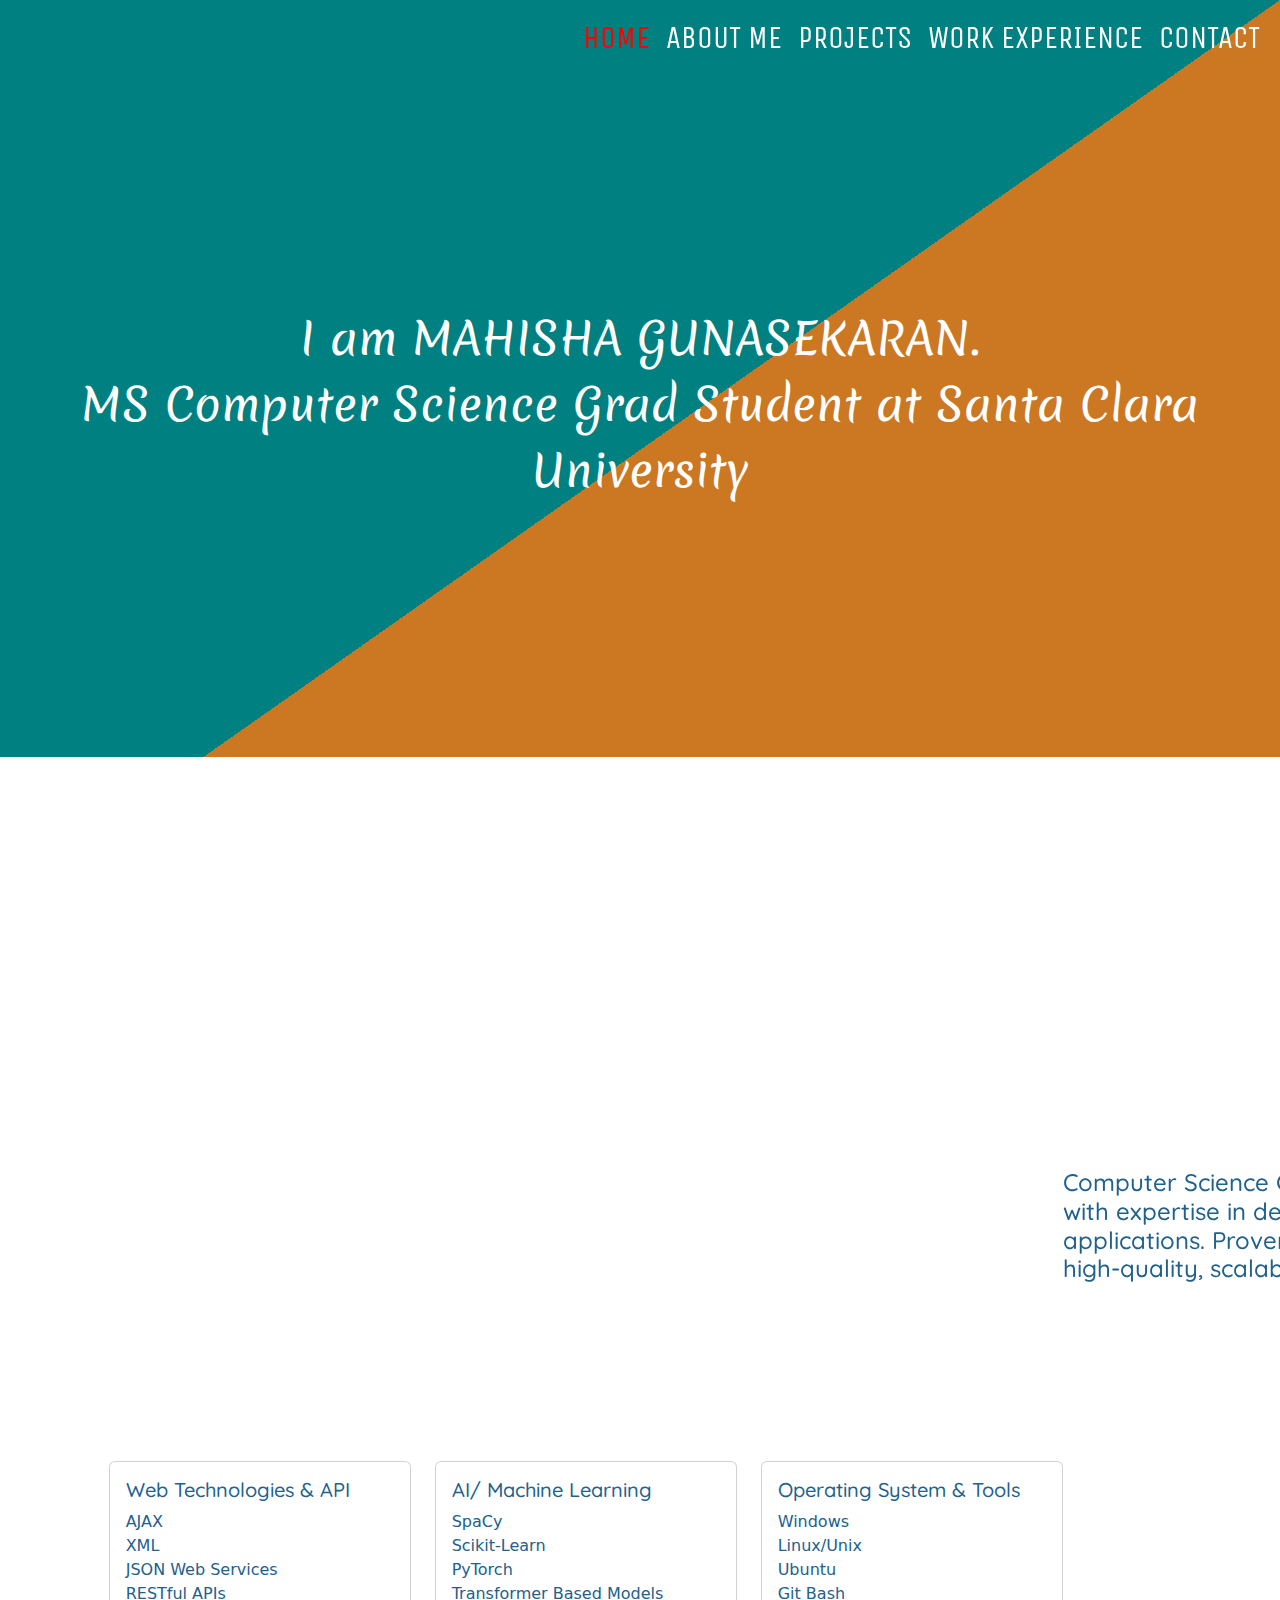
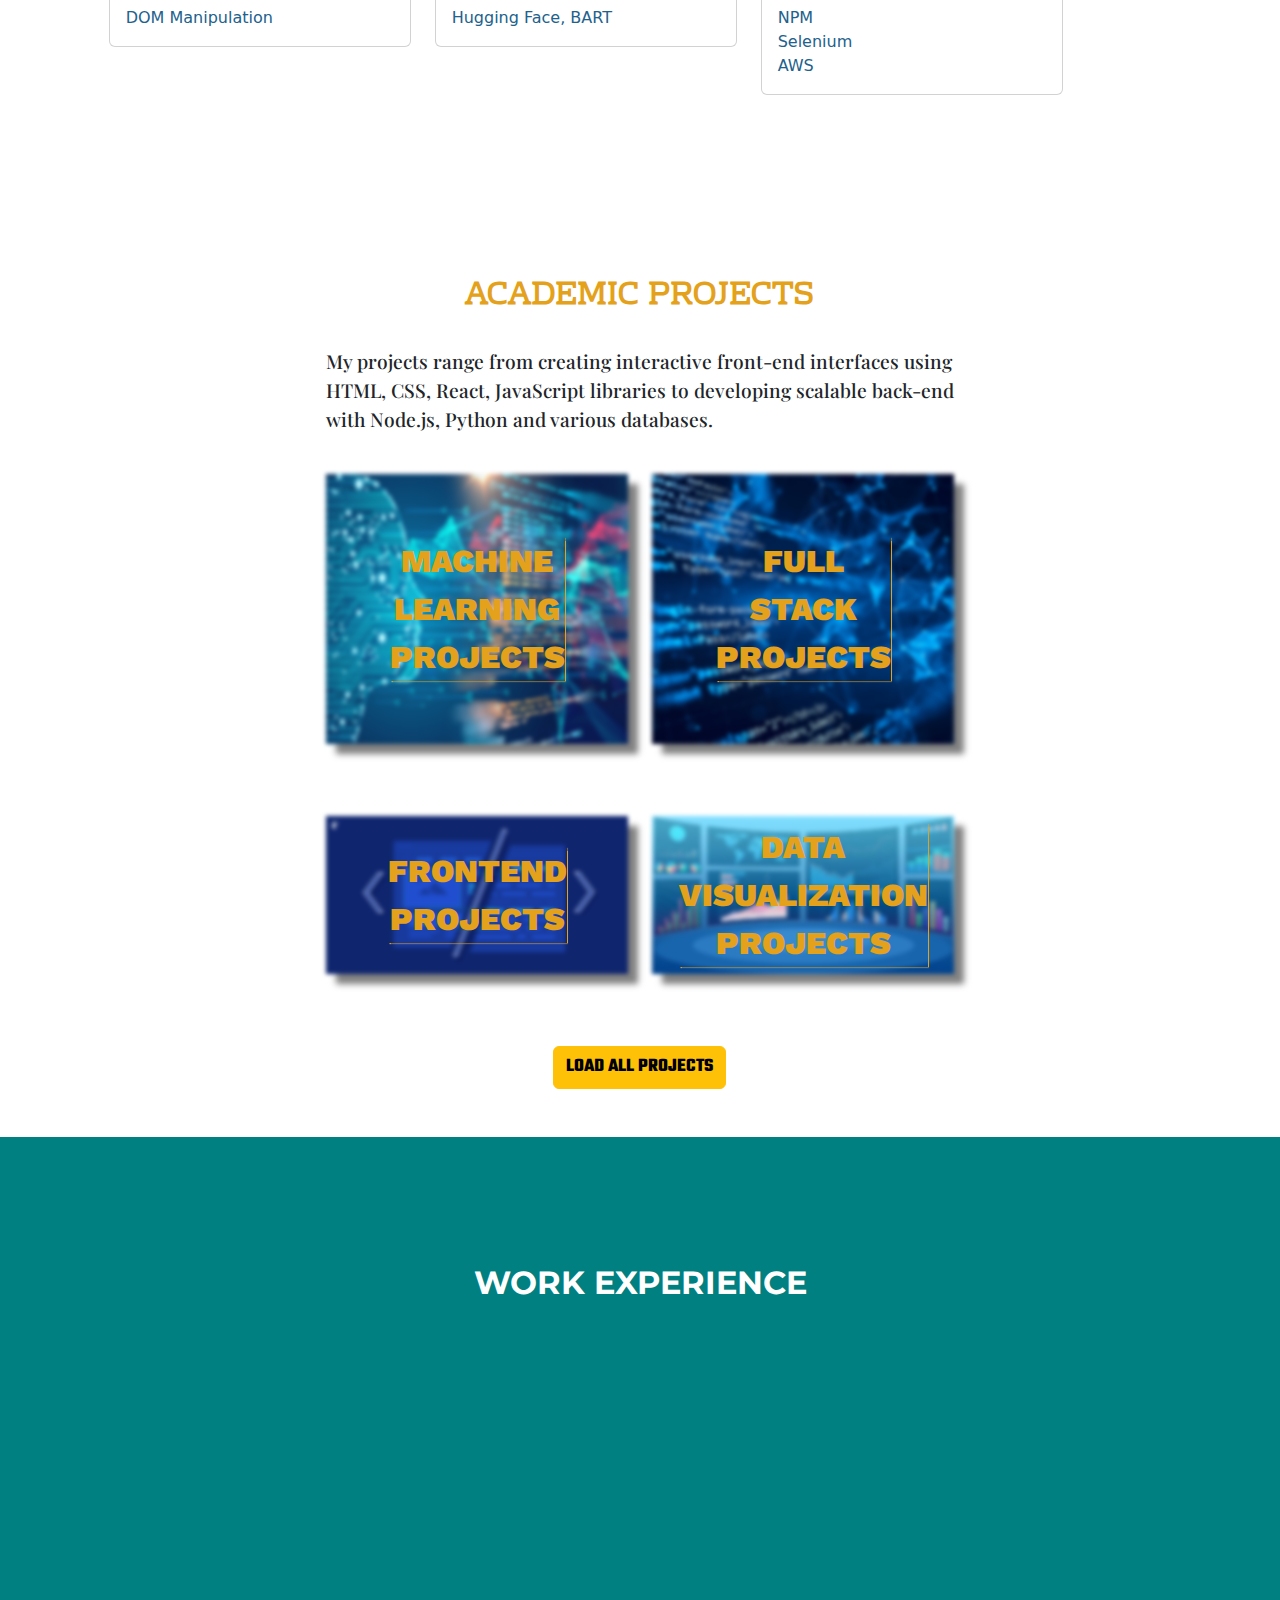
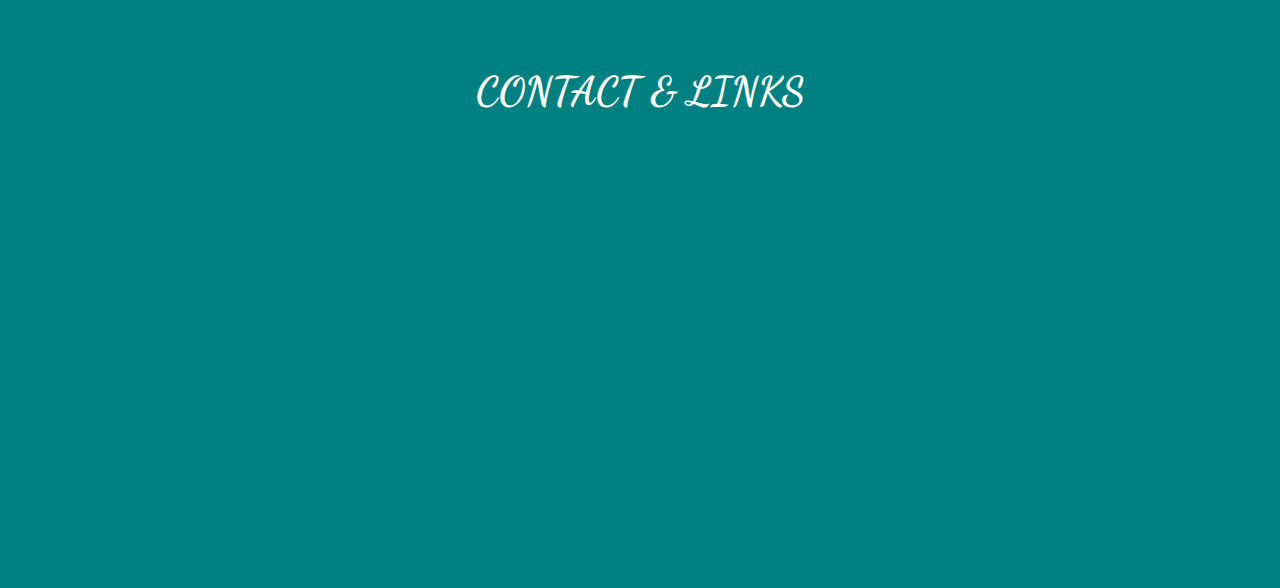
<file: index.html>
<!doctype html>
<html lang="en">

<head>
  <!-- Required meta tags -->
  <meta charset="utf-8">
  <!-- <meta name="viewport" content="width=device-width, initial-scale=1"> -->
  <meta name="viewport" content="width=device-width, initial-scale=1, maximum-scale=1, user-scalable=0" />

  <!-- Bootstrap CSS -->
  <!-- <link href="https://cdn.jsdelivr.net/npm/bootstrap@5.0.0-beta1/dist/css/bootstrap.min.css" rel="stylesheet" integrity="sha384-giJF6kkoqNQ00vy+HMDP7azOuL0xtbfIcaT9wjKHr8RbDVddVHyTfAAsrekwKmP1" crossorigin="anonymous"> -->

  <!-- <link rel="stylesheet" href="https://stackpath.bootstrapcdn.com/bootstrap/4.4.1/css/bootstrap.min.css"
    integrity="sha384-Vkoo8x4CGsO3+Hhxv8T/Q5PaXtkKtu6ug5TOeNV6gBiFeWPGFN9MuhOf23Q9Ifjh" crossorigin="anonymous">
  <link rel="stylesheet" href="https://cdnjs.cloudflare.com/ajax/libs/font-awesome/4.7.0/css/font-awesome.min.css"> -->
  <!-- Font Awesome -->
  <link rel="stylesheet" href="https://use.fontawesome.com/releases/v5.7.0/css/all.css"
    integrity="sha384-lZN37f5QGtY3VHgisS14W3ExzMWZxybE1SJSEsQp9S+oqd12jhcu+A56Ebc1zFSJ" crossorigin="anonymous">
  <!-- <link rel="stylesheet" type="text/css"
        href="https://stackpath.bootstrapcdn.com/font-awesome/4.7.0/css/font-awesome.min.css" /> -->

  <!-- Google Fonts -->
  <link href="https://fonts.googleapis.com/css?family=Quicksand&display=swap" rel="stylesheet">
  <link href="https://fonts.googleapis.com/css?family=Anton&display=swap" rel="stylesheet">
  <link href="https://fonts.googleapis.com/css?family=Anton|Lobster&display=swap" rel="stylesheet">
  <link href="https://fonts.googleapis.com/css?family=Anton|Lobster|Shadows+Into+Light&display=swap" rel="stylesheet">
  <link rel="preconnect" href="https://fonts.gstatic.com">
  <link href="https://fonts.googleapis.com/css2?family=Unica+One&display=swap" rel="stylesheet">
  <link rel="preconnect" href="https://fonts.gstatic.com">
  <link href="https://fonts.googleapis.com/css2?family=Merienda&display=swap" rel="stylesheet">
  <!-- Google Font for role -->
  <link rel="preconnect" href="https://fonts.googleapis.com">
  <link rel="preconnect" href="https://fonts.gstatic.com" crossorigin>
  <link
    href="https://fonts.googleapis.com/css2?family=Lexend:wght@100..900&family=Montserrat:ital,wght@0,100..900;1,100..900&family=Noto+Sans+JP:wght@100..900&family=Noto+Sans+KR:wght@100..900&family=Oswald:wght@200..700&display=swap"
    rel="stylesheet">
  <!-- Google Font for company Name -->
  <link rel="preconnect" href="https://fonts.googleapis.com">
  <link rel="preconnect" href="https://fonts.gstatic.com" crossorigin>
  <link
    href="https://fonts.googleapis.com/css2?family=Lexend:wght@100..900&family=Montserrat:ital,wght@0,100..900;1,100..900&family=Noto+Sans+JP:wght@100..900&family=Noto+Sans+KR:wght@100..900&family=Oswald:wght@200..700&family=Poppins:ital,wght@0,100;0,200;0,300;0,400;0,500;0,600;0,700;0,800;0,900;1,100;1,200;1,300;1,400;1,500;1,600;1,700;1,800;1,900&display=swap"
    rel="stylesheet">
  <!-- Google Font for job description -->
  <link rel="preconnect" href="https://fonts.googleapis.com">
  <link rel="preconnect" href="https://fonts.gstatic.com" crossorigin>
  <link
    href="https://fonts.googleapis.com/css2?family=Lexend:wght@100..900&family=Montserrat:ital,wght@0,100..900;1,100..900&family=Nanum+Myeongjo&family=Noto+Sans+JP:wght@100..900&family=Noto+Sans+KR:wght@100..900&family=Oswald:wght@200..700&family=Poppins:ital,wght@0,100;0,200;0,300;0,400;0,500;0,600;0,700;0,800;0,900;1,100;1,200;1,300;1,400;1,500;1,600;1,700;1,800;1,900&display=swap"
    rel="stylesheet">
  <!-- Google Font for Get in Touch -->
  <link rel="preconnect" href="https://fonts.googleapis.com">
  <link rel="preconnect" href="https://fonts.gstatic.com" crossorigin>
  <link
    href="https://fonts.googleapis.com/css2?family=Dancing+Script:wght@400..700&family=Lexend:wght@100..900&family=Montserrat:ital,wght@0,100..900;1,100..900&family=Nanum+Myeongjo&family=Noto+Sans+JP:wght@100..900&family=Noto+Sans+KR:wght@100..900&family=Oswald:wght@200..700&family=Poppins:ital,wght@0,100;0,200;0,300;0,400;0,500;0,600;0,700;0,800;0,900;1,100;1,200;1,300;1,400;1,500;1,600;1,700;1,800;1,900&display=swap"
    rel="stylesheet">
  <!-- Google font for contact -->
  <link rel="preconnect" href="https://fonts.googleapis.com">
  <link rel="preconnect" href="https://fonts.gstatic.com" crossorigin>
  <link
    href="https://fonts.googleapis.com/css2?family=Dancing+Script:wght@400..700&family=Edu+AU+VIC+WA+NT+Hand:wght@400..700&family=Lexend:wght@100..900&family=Montserrat:ital,wght@0,100..900;1,100..900&family=Nanum+Myeongjo&family=Noto+Sans+JP:wght@100..900&family=Noto+Sans+KR:wght@100..900&family=Oswald:wght@200..700&family=Poppins:ital,wght@0,100;0,200;0,300;0,400;0,500;0,600;0,700;0,800;0,900;1,100;1,200;1,300;1,400;1,500;1,600;1,700;1,800;1,900&display=swap"
    rel="stylesheet">
  <!-- Google font for load project button -->
  <link rel="preconnect" href="https://fonts.googleapis.com">
  <link rel="preconnect" href="https://fonts.gstatic.com" crossorigin>
  <link href="https://fonts.googleapis.com/css2?family=Bebas+Neue&family=Teko:wght@300..700&display=swap"
    rel="stylesheet">

  <!-- Google font for general project title -->
  <link rel="preconnect" href="https://fonts.googleapis.com">
  <link rel="preconnect" href="https://fonts.gstatic.com" crossorigin>
  <link href="https://fonts.googleapis.com/css2?family=Work+Sans:ital,wght@0,100..900;1,100..900&display=swap"
    rel="stylesheet">

  <!-- Google font for project general heading -->
  <link rel="preconnect" href="https://fonts.googleapis.com">
  <link rel="preconnect" href="https://fonts.gstatic.com" crossorigin>
  <link href="https://fonts.googleapis.com/css2?family=Rhodium+Libre&display=swap" rel="stylesheet">
  <!-- Google fonts for project summary-->
  <link rel="preconnect" href="https://fonts.googleapis.com">
  <link rel="preconnect" href="https://fonts.gstatic.com" crossorigin>
  <link href="https://fonts.googleapis.com/css2?family=Playfair+Display:ital,wght@0,400..900;1,400..900&display=swap"
    rel="stylesheet">
  <!-- Compiled and minified CSS -->
  <!-- <link rel="stylesheet" href="https://cdnjs.cloudflare.com/ajax/libs/materialize/1.0.0/css/materialize.min.css">
      Compiled and minified JavaScript 
      <script src="https://cdnjs.cloudflare.com/ajax/libs/materialize/1.0.0/js/materialize.min.js"></script> -->
  <!-- New Bootstrap Links -->
  <link rel="stylesheet" href="https://cdn.jsdelivr.net/npm/bootstrap@5.0.2/dist/css/bootstrap.min.css" />

  <!-- Bootstrap Font Icon CSS -->
  <link rel="stylesheet" href="https://cdn.jsdelivr.net/npm/bootstrap-icons@1.5.0/font/bootstrap-icons.css" />

  <!-- Animation CSS -->
  <link rel="stylesheet" href="https://cdnjs.cloudflare.com/ajax/libs/animate.css/3.7.2/animate.min.css">
  <link rel="stylesheet" href="https://cdnjs.cloudflare.com/ajax/libs/animate.css/4.1.1/animate.min.css" />
  <!-- Animation on scroll -->
  <link href="https://unpkg.com/aos@2.3.1/dist/aos.css" rel="stylesheet">
  <link href="https://cdn.jsdelivr.net/npm/bootstrap@5.0.0-beta1/dist/css/bootstrap.min.css" rel="stylesheet"
    integrity="sha384-giJF6kkoqNQ00vy+HMDP7azOuL0xtbfIcaT9wjKHr8RbDVddVHyTfAAsrekwKmP1" crossorigin="anonymous">
  <link rel="shortcut icon" href="assets/images/0.jpg" />
  <link rel="stylesheet" href="assets/css/style.css">
  <title>Mahisha Gunasekaran</title>
</head>

<body>
  <!-- Optional JavaScript -->
  <!-- jQuery first, then Popper.js, then Bootstrap JS -->
  <script src="https://code.jquery.com/jquery-3.4.1.slim.min.js"
    integrity="sha384-J6qa4849blE2+poT4WnyKhv5vZF5SrPo0iEjwBvKU7imGFAV0wwj1yYfoRSJoZ+n"
    crossorigin="anonymous"></script>
  <script src="https://cdn.jsdelivr.net/npm/popper.js@1.16.0/dist/umd/popper.min.js"
    integrity="sha384-Q6E9RHvbIyZFJoft+2mJbHaEWldlvI9IOYy5n3zV9zzTtmI3UksdQRVvoxMfooAo"
    crossorigin="anonymous"></script>
  <script src="https://stackpath.bootstrapcdn.com/bootstrap/4.4.1/js/bootstrap.min.js"
    integrity="sha384-wfSDF2E50Y2D1uUdj0O3uMBJnjuUD4Ih7YwaYd1iqfktj0Uod8GCExl3Og8ifwB6"
    crossorigin="anonymous"></script>
  <!-- Header -->
  <div id="home">
    <header>
      <nav class="navbar fixed-top navbar-expand-lg">
        <div class="container-fluid">
          <button class="navbar-toggler ms-auto" type="button" data-bs-toggle="collapse"
            data-bs-target="#navbarSupportedContent" aria-controls="navbarSupportedContent" aria-expanded="false"
            aria-label="Toggle navigation">
            <i class="fas fa-bars"></i>
          </button>
          <div class="collapse navbar-collapse" id="navbarSupportedContent">
            <ul class="navbar-nav ms-auto mb-2 mb-lg-0 navfont">
              <li class="nav-item">
                <a class="nav-link active navbtn" aria-current="page" id="navHome" data-nav="home" href="#">HOME</a>
              </li>
              <li class="nav-item">
                <a class="nav-link navbtn" aria-current="page" id="navAbout" data-nav="about" href="#about">ABOUT ME</a>
              </li>
              <li class="nav-item">
                <a class="nav-link navbtn" aria-current="page" id="navProjects" data-nav="projects"
                  href="portfolio.html" target="_blank">PROJECTS</a>
              </li>
              <li class="nav-item">
                <a class="nav-link navbtn" aria-current="page" id="navWork" data-nav="work" href="#workExperience">WORK
                  EXPERIENCE</a>
              </li>
              <li class="nav-item">
                <a class="nav-link navbtn" aria-current="page" id="navContact" data-nav="contact"
                  href="#contact">CONTACT</a>
              </li>
            </ul>
          </div>
        </div>
      </nav>
    </header>

    <div class="row">
      <div class="col-12 col-sm-12 col-md-12 col-lg-12 col-xl-12">
        <div class="headerContent">
          I am MAHISHA GUNASEKARAN.<br>
          MS Computer Science Grad Student at Santa Clara University
        </div>
        <div class="scroll">
          <a class="scroll-link" href="#about">
            <i class="fas fa-chevron-down fa-3x animate__animated animate__bounce animate__infinite"
              style="color: red"></i>
          </a>
        </div>
      </div>
    </div>
    <!-- </div> -->


    <!-- <div class="scroll">
      <a class="scroll-link" href="#about">
        <i class="fas fa-chevron-down fa-3x" style="color: red"></i>
      </a>
    </div> -->
  </div>
  <div id="about">
    <br><br><br><br><br><br>
    <img src="assets/images/0.jpg" alt="mahi" id="profile" data-aos="fade-down" data-aos-duration="1000"
      data-aos-easing="ease-in-out" data-aos-mirror="true" data-aos-once="false" data-aos-anchor-placement="top-center">
    <br><br><br>
    <!-- Text -->
    <div class="row">
      <div class="col-2 col-sm-2 col-md-2 col-lg-2 col-xl-2"></div>
      <div class="col-8 col-sm-8 col-md-8 col-lg-8 col-xl-8">
        <div class="text" data-aos="slide-left" data-aos-duration="1000">
          <h4 class="summary">Computer Science Grad student skilled in JavaScript, Java, and Python, with
            expertise in developing full-stack and machine learning-driven web applications. Proven ability to
            collaborate with diverse teams to deliver high-quality, scalable software solutions.</h4>
          <br><br>
          <!-- <hr class="animated zoomIn delay-3s"> -->
          <div class="hl" data-aos="zoom-in" data-aos-duration="1000"></div>
          <br><br>
        </div>
      </div>
      <div class="col-2 col-sm-2 col-md-2 col-lg-2 col-xl-2"></div>
    </div>
    <!-- Description -->
    <!-- <div class="row">
      <div class="col-2 col-sm-2 col-md-2 col-lg-2 col-xl-2"></div>
      <div class="col-4 col-sm-4 col-md-4 col-lg-4 col-xl-4 text-center">
        About me
        <div data-aos="slide-up" data-aos-duration="1000">
          <i class="fas fa-solid fa-hand-point-right"></i>
          <button class="btn btn-info btnTxt shadow-lg p-3 mb-5 rounded learn hvr-shutter-in-horizontal" type="button"
            data-toggle="collapse" data-target="#skillset" aria-expanded="false" aria-controls="multiCollapseExample2"
            data-learn1="one">
            <h5 class="heading text-light"><i class="fas fa-cogs icon text-light"></i>
              Skills 
              <i class="fas fa-angle-down"></i>
            </h5>
          </button>
        </div>
        <button type="button" class="btn btn-info btnTxt shadow-lg p-3 mb-5 rounded">Learn More</button> -->
    <!-- <button class="btn btn-info btnTxt shadow-lg p-3 mb-5 rounded learn" type="button" data-toggle="collapse"
                data-target="#skillset" aria-expanded="false" aria-controls="multiCollapseExample2" data-learn1="one"
                id="learnOne">Learn More</button>
      </div> -->
    <!-- Vertical Line -->

    <!-- <div class="vl"></div> -->
    <!-- Contact Me -->
    <!-- <div class="col-4 col-sm-4 col-md-4 col-lg-4 col-xl-4 text-center">
        <div data-aos="slide-up" data-aos-duration="1000">
          <button class="btn btn-info btnTxt shadow-lg p-3 mb-5 rounded learn hvr-shutter-in-horizontal" type="button"
            data-toggle="collapse" data-target="#education" aria-expanded="false" aria-controls="multiCollapseExample2"
            data-learn2="two">
            <h5 class="heading text-light"><i class="fas fa-school icon text-light"></i>
              Education 
              <i class="fas fa-angle-down"></i>
            </h5>
          </button>
        </div>
      </div>
      <div class="col-2 col-sm-2 col-md-2 col-lg-2 col-xl-2"></div> -->
  </div>
  <div class="row">
    <!-- Skillset -->
    <div class="col1">
      <div class="collapse" id="skillset" class="skill">
        <div class="row">
          <!-- 1 -->
          <div class="col-sm-3">
            <div class="card">
              <div class="icon text-center">
                <i class="fas fa-laptop-code fa-4x"></i>
              </div>
              <div class="card-body">
                <h5 class="card-title text">Programming Language</h5>
                <p class="card-text">
                  <i class="fas fa-check-circle icon" style="text-shadow: 2px 2px 5px #21618c;"></i>
                  JavaScript, ES6+ <br>
                  <!-- <i class="fas fa-check-circle icon" style="text-shadow: 2px 2px 5px #21618c;"></i> C
                  Programming <br> -->
                  <i class="fas fa-check-circle icon" style="text-shadow: 2px 2px 5px #21618c;"></i>
                  Java <br>
                  <i class="fas fa-check-circle icon" style="text-shadow: 2px 2px 5px #21618c;"></i>
                  Python <br>
                  <i class="fas fa-check-circle icon" style="text-shadow: 2px 2px 5px #21618c;"></i>
                  HTML/CSS <br>
                </p>
              </div>
            </div>
          </div>
          <!-- 2 -->
          <div class="col-sm-3">
            <div class="card">
              <div class="icon text-center">
                <i class="fas fa-database fa-4x"></i>
              </div>
              <div class="card-body">
                <h5 class="card-title text">Database & Version Control System</h5>
                <p class="card-text">
                  <i class="fas fa-check-circle icon" style="text-shadow: 2px 2px 5px #21618c;"></i>
                  MySQL<br>
                  <i class="fas fa-check-circle icon" style="text-shadow: 2px 2px 5px #21618c;"></i>
                  NoSQL <br>
                  <i class="fas fa-check-circle icon" style="text-shadow: 2px 2px 5px #21618c;"></i>
                  MongoDB <br>
                  <i class="fas fa-check-circle icon" style="text-shadow: 2px 2px 5px #21618c;"></i>
                  Git, GitHub, GitLab <br>
                  <i class="fas fa-check-circle icon" style="text-shadow: 2px 2px 5px #21618c;"></i>
                  Heroku(Cloud Platform) <br>
                </p>
              </div>
            </div>
          </div>
          <!-- 3 -->
          <div class="col-sm-3">
            <div class="card">
              <div class="icon text-center">
                <i class="fas fa-server fa-4x"></i>
              </div>
              <div class="card-body">
                <h5 class="card-title text">Libraries & Frameworks</h5>
                <p class="card-text">
                  <i class="fas fa-check-circle icon" style="text-shadow: 2px 2px 5px #21618c;"></i>
                  React <br>
                  <i class="fas fa-check-circle icon" style="text-shadow: 2px 2px 5px #21618c;"></i>
                  jQuery <br>
                  <i class="fas fa-check-circle icon" style="text-shadow: 2px 2px 5px #21618c;"></i>
                  Bootstrap <br>
                  <i class="fas fa-check-circle icon" style="text-shadow: 2px 2px 5px #21618c;"></i>
                  Express.js <br>
                  <i class="fas fa-check-circle icon" style="text-shadow: 2px 2px 5px #21618c;"></i>
                  Tailwind CSS <br>
                  <i class="fas fa-check-circle icon" style="text-shadow: 2px 2px 5px #21618c;"></i>
                  JavaFX <br>
                  <i class="fas fa-check-circle icon" style="text-shadow: 2px 2px 5px #21618c;"></i>
                  MVC <br>
                </p>
              </div>
            </div>
          </div>
          <!-- 4 -->
          <div class="col-sm-3">
            <div class="card">
              <div class="icon text-center">
                <i class="fas fa-stream fa-4x"></i>
              </div>
              <div class="card-body">
                <h5 class="card-title text">Server-side Scripting & Development</h5>
                <p class="card-text">
                  <i class="fas fa-check-circle icon" style="text-shadow: 2px 2px 5px #21618c;"></i>
                  Node.js <br>
                  <i class="fas fa-check-circle icon" style="text-shadow: 2px 2px 5px #21618c;"></i>
                  Python (Django) <br>
                </p>
              </div>
            </div>
          </div>
        </div>
      </div>
    </div>
  </div>
  <br><br><br>
  <!-- Skills 2nd row -->
  <div class="row">
    <!-- Skillset -->
    <div class="col">
      <div class="" id="skillset" class="skill">
        <div class="row">
          <div class="col-sm-1"></div>
          <!-- 1 -->
          <div class="col-sm-3">
            <div class="card">
              <div class="icon text-center">
                <i class="fas fa-window-maximize fa-4x"></i>
              </div>
              <div class="card-body">
                <h5 class="card-title text">Web Technologies & API</h5>
                <p class="card-text">
                  <i class="fas fa-check-circle icon" style="text-shadow: 2px 2px 5px #21618c;"></i>
                  AJAX <br>
                  <i class="fas fa-check-circle icon" style="text-shadow: 2px 2px 5px #21618c;"></i>
                  XML <br>
                  <i class="fas fa-check-circle icon" style="text-shadow: 2px 2px 5px #21618c;"></i>
                  JSON Web Services <br>
                  <i class="fas fa-check-circle icon" style="text-shadow: 2px 2px 5px #21618c;"></i>
                  RESTful APIs <br>
                  <i class="fas fa-check-circle icon" style="text-shadow: 2px 2px 5px #21618c;"></i>
                  DOM Manipulation <br>
                </p>
              </div>
            </div>
          </div>
          <!-- 2 -->
          <div class="col-sm-3">
            <div class="card">
              <div class="icon text-center">
                <!-- <i class="fas fa-database fa-4x"></i> -->
                <i class="fas fa-brain fa-4x"></i>
              </div>
              <div class="card-body">
                <h5 class="card-title text">AI/ Machine Learning</h5>
                <p class="card-text">
                  <i class="fas fa-check-circle icon" style="text-shadow: 2px 2px 5px #21618c;"></i>
                  SpaCy<br>
                  <i class="fas fa-check-circle icon" style="text-shadow: 2px 2px 5px #21618c;"></i>
                  Scikit-Learn <br>
                  <i class="fas fa-check-circle icon" style="text-shadow: 2px 2px 5px #21618c;"></i>
                  PyTorch <br>
                  <i class="fas fa-check-circle icon" style="text-shadow: 2px 2px 5px #21618c;"></i>
                  Transformer Based Models <br>
                  <i class="fas fa-check-circle icon" style="text-shadow: 2px 2px 5px #21618c;"></i>
                  Hugging Face, BART <br>
                </p>
              </div>
            </div>
          </div>
          <!-- 3 -->
          <div class="col-sm-3">
            <div class="card">
              <div class="icon text-center">
                <!-- <i class="fas fa-server fa-4x"></i> -->
                <i class="fas fa-cogs fa-4x"></i>
              </div>
              <div class="card-body">
                <h5 class="card-title text">Operating System & Tools</h5>
                <p class="card-text">
                  <i class="fas fa-check-circle icon" style="text-shadow: 2px 2px 5px #21618c;"></i>
                  Windows <br>
                  <i class="fas fa-check-circle icon" style="text-shadow: 2px 2px 5px #21618c;"></i>
                  Linux/Unix <br>
                  <i class="fas fa-check-circle icon" style="text-shadow: 2px 2px 5px #21618c;"></i>
                  Ubuntu <br>
                  <i class="fas fa-check-circle icon" style="text-shadow: 2px 2px 5px #21618c;"></i>
                  Git Bash <br>
                  <i class="fas fa-check-circle icon" style="text-shadow: 2px 2px 5px #21618c;"></i>
                  NPM <br>
                  <i class="fas fa-check-circle icon" style="text-shadow: 2px 2px 5px #21618c;"></i>
                  Selenium <br>
                  <i class="fas fa-check-circle icon" style="text-shadow: 2px 2px 5px #21618c;"></i>
                  AWS <br>
                </p>
              </div>
            </div>
          </div>
          <!-- 4 -->
          <!-- <div class="col-sm-3">
            <div class="card">
              <div class="icon text-center">
                <i class="fas fa-stream fa-4x"></i>
              </div>
              <div class="card-body">
                <h5 class="card-title text">Server-side Scripting & Development</h5>
                <p class="card-text">
                  <i class="fas fa-check-circle icon" style="text-shadow: 2px 2px 5px #21618c;"></i>
                  Node.js <br>
                  <i class="fas fa-check-circle icon" style="text-shadow: 2px 2px 5px #21618c;"></i>
                  Python (Django) <br>
                </p>
              </div>
            </div>
          </div> -->
          <div class="col-sm-1"></div>
        </div>
      </div>
    </div>
  </div>
  <!-- <br><br><br><br> -->
  <div class="row">
    <div class="vl" data-aos="zoom-in" data-aos-duration="1000"></div>
  </div>
  <br></br><br></br><br>
  <!-- Education Card -->
  <div class="col2">
    <div class="collapse" id="education">
      <!-- <div class="row">
            <div class="col-md-2 col-lg-2"></div>
            <div class="col-md-8 col-lg-8"> -->
      <div class="card" style="width: 400px;">
        <div class="card-body">
          <h1 class="card-title text"><i class="fas fa-graduation-cap fa-2x"></i> Santa Clara University</h1>
          <p class="card-text">
            Masters in Computer Science <br>
            CGPA - 3.8/4 <br>
            Apr 2023 - Present
          </p>
        </div>
        <br>
        <div class="card-body">
          <h1 class="card-title text"><i class="fas fa-graduation-cap fa-2x"></i> CEG, Anna University</h1>
          <p class="card-text">
            Bachelor's Degree in Information Technology <br>
            CGPA - 8.1/10 <br>
            Aug 2012 - May 2016
          </p>
        </div>
        <br>
        <!-- <div class="card-body">
              <h1 class="card-title text"><i class="fas fa-award fa-2x"></i> UC Berkeley Extension</h1>
              <p class="card-text">
                Professional Certificate course on Full Stack Web Development <br>
                Overall Grade - A+ <br>
                Aug 2019 - Nov 2019
              </p>
            </div> -->
      </div>
      <!-- </div>
            <div class="col-md-2 col-lg-2"></div>
          </div> -->
    </div>
  </div>
  <!-- Contact Card -->
  <!-- <div class="col2">
        <div class="flip-card collapse" id="contact">
          <div class="card text-center" style="width: 300px;">
            <div class="flip-card-inner">
              <div class="flip-card-front">
                <div id="bg" class="py-3 text-center"
                  style="background-image: url(assets/images/bg1.jpg); border: 1px solid black;">
                  <br>
                </div>
                <div class="card-body">
                </div>
                <div class="flip-card-back">
                  <div class="card-body">
                    <h1 class="text" id="name">Mahisha Gunasekaran</h1>
                    <h5 class="text">Teaching Assistant at UC Berkeley Extension</h5>
                    <small class="text">Click on links below to contact</small>
                  </div>

                  <div class="card-footer">
                    <div class="social-links text-center">
                      <a href="https://github.com/Mahi-Mani" target="_blank" class="github"><i
                          class="fab fa-github"></i></a>
                      <a class="mailto"
                        href="https://mail.google.com/mail/?view=cm&fs=1&tf=1&to=m.mahishamani@gmail.com"><i
                          class="fa fa-address-card fa-fw"></i></a>
                      <a href="https://www.linkedin.com/in/mahisha-gunasekaran-0a780a88" class="linkedin"
                        target="_blank"><i class="fab fa-linkedin-in"></i></a>
                      
                    </div>
                  </div>
                </div>
              </div>
            </div>
          </div>
        </div>
      </div> -->
  </div>
  </div>
  <br></br>
  <div class="row">
    <div class="col-md-4"></div>
    <div class="col-md-4 project-general-heading">
      ACADEMIC PROJECTS
    </div>
    <div class="col-md-4"></div>
  </div>
  <div class="row">
    <div class="col-md-5"></div>
    <div class="hlsmall col-md-2" data-aos="zoom-in" data-aos-duration="1000"></div>
    <div class="col-md-5"></div>
  </div>
  <br>
  <div class="row">
    <div class="col-md-3"></div>
    <div class="col-md-6">
      <p class="project-summary">My projects range from creating interactive front-end interfaces using HTML, CSS,
        React, JavaScript libraries
        to developing scalable back-end with Node.js, Python and various databases.</p>
    </div>
    <div class="col-md-3"></div>
  </div>
  <br>
  <div class="row">
    <div class="col-md-3 col-sm-3"></div>
    <div class="col-md-3 col-sm-3 container-image" onclick="window.open('./ml.html')">
      <img src="./assets/images/portfolio/ml.jpg" alt="data-viz" width="100%" height="100%"
        class="projectImage animate__animated animate__flipInX"></img>
      <div class="centered"><b>MACHINE LEARNING PROJECTS</b></div>
    </div>
    <div class="col-md-3 col-sm-3 container-image" onclick="window.open('./fullstack.html')">
      <img src="./assets/images/portfolio/webapps.jpg" alt="data-viz" width="100%" height="100%"
        class="projectImage animate__animated animate__flipInX"></img>
      <div class="centered"><b>FULL STACK PROJECTS</b></div>
    </div>
    <div class="col-md-3 col-sm-3"></div>
  </div>
  <br><br><br>
  <!-- Second row for consolidated projects -->
  <div class="row">
    <div class="col-md-3 col-sm-3"></div>
    <div class="col-md-3 col-sm-3 container-image" onclick="window.open('./frontend.html')">
      <img src="./assets/images/portfolio/frontend.jpeg" alt="data-viz" width="100%" height="100%"
        class="projectImage animate__animated animate__flipInX"></img>
      <div class="centered"><b>FRONTEND PROJECTS</b></div>
    </div>
    <div class="col-md-3 col-sm-3 container-image" onclick="window.open('./datavisprojects.html')">
      <img src="./assets/images/portfolio/datavis.jpg" alt="data-viz" width="100%" height="100%"
        class="projectImage animate__animated animate__flipInX"></img>
      <div class="centered"><b>DATA VISUALIZATION PROJECTS</b></div>
    </div>
    <div class="col-md-3 col-sm-3"></div>
  </div>
  <br><br><br>
  <div class="row">
    <div class="col-lg-5 col-md-5 col-sm-5"></div>
    <div class="col-lg-2 col-md-2 col-sm-2">
      <button type="button" class="btn btn-warning loadall" onclick="window.open('./portfolio.html')">
        <div class="button-text">LOAD ALL PROJECTS</div>
      </button>
    </div>
    <div class="col-lg-5 col-md-5 col-sm-5"></div>
  </div>
  <br></br>
  <!-- <div id="projects">
    <br><br>
    <div class="portfolio">
      <h1>PORTFOLIO HIGHLIGHTS</h1>
      <p>See my latest projects</p>
      <div class="row">
        <div class="col-1 col-sm-1 col-md-1 col-lg-1 col-xl-1"></div>
        <div class="col-10 col-sm-10 col-md-10 col-lg-10 col-xl-10" id="projectSection"></div>
        <div class="col-1 col-sm-1 col-md-1 col-lg-1 col-xl-1"></div>
      </div>
    </div> -->
  <!-- Append from script file -->
  <!-- </div> -->
  <div id="workExperience">
    <br><br><br>
    <div class="work">
      <p>WORK EXPERIENCE</p>
      <i>
        <!-- <p id="link">Click <a href="./portfolio.html" target="_blank">here</a> to see my projects</p> -->
        <!-- <p id="link">Check out my projects <a href="./portfolio.html" target="_blank">here!</a></p> -->
      </i>
      <br>
      <!-- <p>See my work experience</p> -->
    </div>

    <!-- <div class="row">
      <div class="col-md-2 col-lg-2"></div>
      <div class="col-md-1 col-lg-1">
        <i class="fas fa-dot-circle"></i>
        <div class="bulletVl"></div>
      </div>
      <div class="col-md-7 col-lg-7">
        <h1>JULY 2015 - PRESENT</h1>
        <h2>Cognizant Technology Solutions</h2>
        <h3>Programmer Analyst</h3>
        <p>Lorem Ipsum is simply dummy text of the printing and typesetting industry. Lorem Ipsum has been the
          industry's standard dummy text ever since the 1500s, when an unknown printer took a galley of type and
          scrambled it to make a type specimen book. It has survived not only five centuries, but also the leap into
          electronic typesetting, remaining essentially unchanged. It was popularised in the 1960s with the release of
          Letraset sheets containing Lorem Ipsum passages, and more recently with desktop publishing software like Aldus
          PageMaker including versions of Lorem Ipsum</p>
      </div>
      <div class="col-md-2 col-lg-2"></div>
    </div>
    <br>
    <div class="row">
      <div class="col-md-2 col-lg-2"></div>
      <div class="col-md-1 col-lg-1">
        <i class="fas fa-dot-circle"></i>
        <div class="bulletVl"></div>
      </div>
      <div class="col-md-7 col-lg-7">
        <h1>JULY 2015 - PRESENT</h1>
        <h2>Cognizant Technology Solutions</h2>
        <h3>Programmer Analyst</h3>
        <p>Lorem Ipsum is simply dummy text of the printing and typesetting industry. Lorem Ipsum has been the
          industry's standard dummy text ever since the 1500s, when an unknown printer took a galley of type and
          scrambled it to make a type specimen book. It has survived not only five centuries, but also the leap into
          electronic typesetting, remaining essentially unchanged. It was popularised in the 1960s with the release of
          Letraset sheets containing Lorem Ipsum passages, and more recently with desktop publishing software like Aldus
          PageMaker including versions of Lorem Ipsum</p>
      </div>
      <div class="col-md-2 col-lg-2"></div>
    </div>
    <br> -->
    <!-- <p>Click <a href="./portfolio.html">here</a> to learn more about my projects</p> -->
  </div>
  <!-- Contact page -->
  <div id="contact">
    <br><br><br><br><br><br><br>
    <h1 class="contact">CONTACT & LINKS</h1>
    <!-- <div id="contactContent" data-aos="zoom-in-up" data-aos-duration="1000"> -->
    <div id="contactContent" data-aos="zoom-in-up" data-aos-duration="1000">
      <div class="row">
        <!-- <div class="col-md-2"></div> -->
        <!-- <div class="col-md-3"> -->
        <div class="col-12 col-sm-6 col-md-4 col-lg-4 col-xl-4">
          <i class="fas fa-envelope icon text-light fa-4x"></i><br>
          <p class="text-light links">EMAIL</p>
          <p class="text-light links">mahisha.gunasekaran@gmail.com</p>
        </div>
        <!-- <div class="col-md-3"> -->
        <!-- <div class="col-12 col-sm-6 col-md-3 col-lg-3 col-xl-3">
          <i class="fas fa-mobile icon text-light fa-4x"></i><br>
          <p class="text-light">PHONE</p>
          <p class="text-light">+1 4083985629</p>
        </div> -->
        <!-- <div class="col-md-3"> -->
        <div class="col-12 col-sm-6 col-md-4 col-lg-4 col-xl-4">
          <i class="fab fa-github icon text-light fa-4x"></i><br>
          <p class="text-light links">GITHUB</p>
          <a href="https://github.com/Mahi-Mani" class="text-light links"
            target="_blank">https://github.com/Mahi-Mani</a>
        </div>
        <!-- <div class="col-md-3"> -->
        <div class="col-12 col-sm-12 col-md-4 col-lg-4 col-xl-4">
          <i class="fab fa-linkedin icon text-light fa-4x"></i><br>
          <p class="text-light links">LINKEDIN</p>
          <a href="https://www.linkedin.com/in/mahisha-gunasekaran-0a780a88/" class="text-light links" target="_blank">
            https://www.linkedin.com/in/mahisha-gunasekaran/</a>
        </div>
        <!-- <div class="col-md-2"></div> -->
      </div>
    </div>
    <!-- <hr width="25%" style="margin: 0 auto; border-top: 5px solid black" /> -->
    <br>
  </div>

  <!-- Modal -->
  <div class="modal hide fade" id="modal" tabindex="-1" role="dialog" aria-labelledby="exampleModalLabel"
    aria-hidden="true">
    <div class="modal-dialog modal-dialog-centered" role="document">
      <div class="modal-content">
        <div class="modal-header">
          <h5 class="modal-title text" id="modalHeader"><strong>

            </strong></h5>
          <button type="button" class="close" data-dismiss="modal" aria-label="Close">
            <span aria-hidden="true">&times;</span>
          </button>
        </div>
        <div class="modal-body text" id="modalBody">

          <hr>

          <!-- <a href="#" target="_blank"> 

          </a> -->
        </div>
        <div class="modal-body text" id="link"></div>
        <!-- <div class="modal-body text" id="repoLink"></div> -->
        <div class="modal-footer">
          <button type="button" class="btn btn-secondary" data-dismiss="modal">Close</button>
          <!-- <button type="button" class="btn btn-primary">Save changes</button> -->
        </div>
      </div>
    </div>
  </div>

  <!-- Animation on scroll -->
  <script src="https://unpkg.com/aos@2.3.1/dist/aos.js"></script>
  <!-- Optional JavaScript; choose one of the two! -->
  <script src="assets/data/projects.js"></script>
  <script src="assets/data/experience.js"></script>
  <script src="assets/scripts/script.js"></script>
  <!-- Option 1: Bootstrap Bundle with Popper -->
  <script src="https://cdn.jsdelivr.net/npm/bootstrap@5.0.0-beta1/dist/js/bootstrap.bundle.min.js"
    integrity="sha384-ygbV9kiqUc6oa4msXn9868pTtWMgiQaeYH7/t7LECLbyPA2x65Kgf80OJFdroafW"
    crossorigin="anonymous"></script>

  <!-- Option 2: Separate Popper and Bootstrap JS -->
  <!--
    <script src="https://cdn.jsdelivr.net/npm/@popperjs/core@2.5.4/dist/umd/popper.min.js" integrity="sha384-q2kxQ16AaE6UbzuKqyBE9/u/KzioAlnx2maXQHiDX9d4/zp8Ok3f+M7DPm+Ib6IU" crossorigin="anonymous"></script>
    <script src="https://cdn.jsdelivr.net/npm/bootstrap@5.0.0-beta1/dist/js/bootstrap.min.js" integrity="sha384-pQQkAEnwaBkjpqZ8RU1fF1AKtTcHJwFl3pblpTlHXybJjHpMYo79HY3hIi4NKxyj" crossorigin="anonymous"></script>
    -->
</body>

</html>
</file>
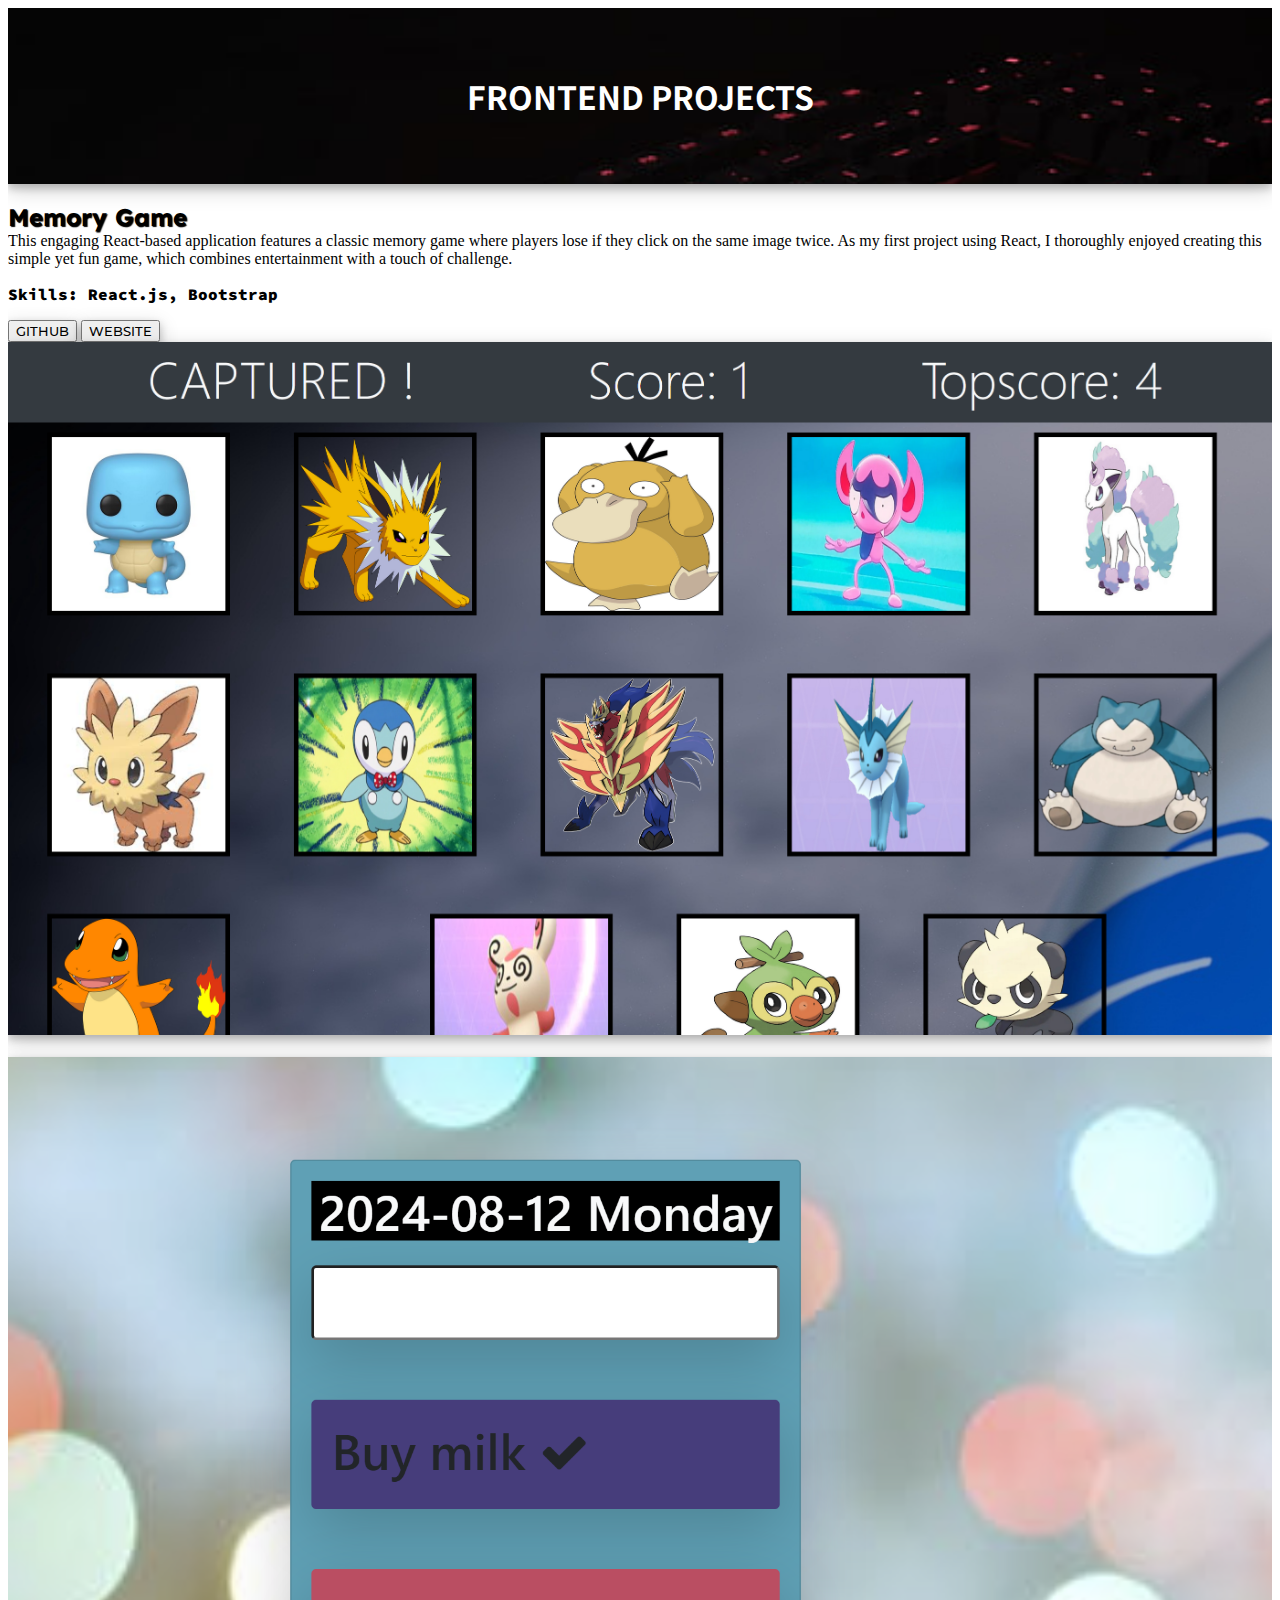
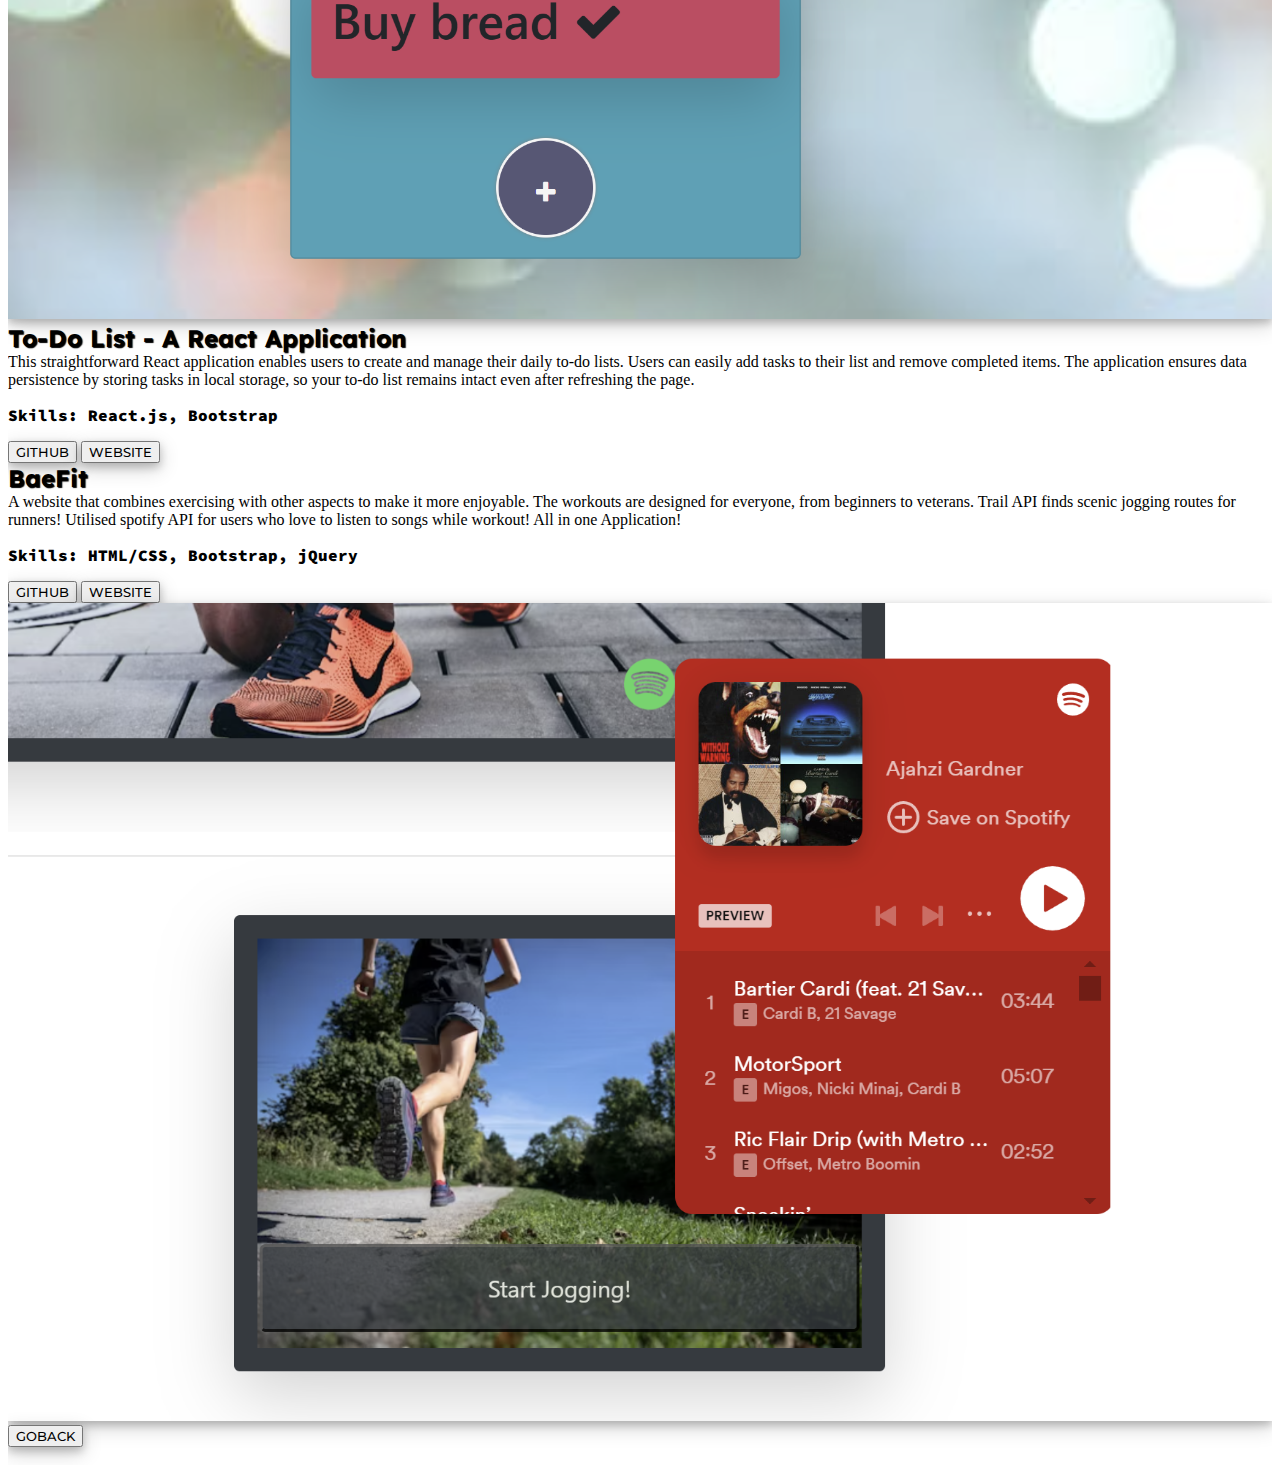
<file: frontend.html>
<!DOCTYPE html>
<html lang="en">

<head>
    <!-- Required meta tags -->
    <meta charset="utf-8">
    <!-- <meta name="viewport" content="width=device-width, initial-scale=1"> -->
    <meta name="viewport" content="width=device-width, initial-scale=1, maximum-scale=1, user-scalable=0" />

    <!-- Bootstrap CSS -->
    <!-- <link href="https://cdn.jsdelivr.net/npm/bootstrap@5.0.0-beta1/dist/css/bootstrap.min.css" rel="stylesheet" integrity="sha384-giJF6kkoqNQ00vy+HMDP7azOuL0xtbfIcaT9wjKHr8RbDVddVHyTfAAsrekwKmP1" crossorigin="anonymous"> -->

    <!-- <link rel="stylesheet" href="https://stackpath.bootstrapcdn.com/bootstrap/4.4.1/css/bootstrap.min.css"
      integrity="sha384-Vkoo8x4CGsO3+Hhxv8T/Q5PaXtkKtu6ug5TOeNV6gBiFeWPGFN9MuhOf23Q9Ifjh" crossorigin="anonymous">
    <link rel="stylesheet" href="https://cdnjs.cloudflare.com/ajax/libs/font-awesome/4.7.0/css/font-awesome.min.css"> -->
    <!-- Font Awesome -->
    <link rel="stylesheet" href="https://use.fontawesome.com/releases/v5.7.0/css/all.css"
        integrity="sha384-lZN37f5QGtY3VHgisS14W3ExzMWZxybE1SJSEsQp9S+oqd12jhcu+A56Ebc1zFSJ" crossorigin="anonymous">
    <!-- Google Fonts -->
    <link href="https://fonts.googleapis.com/css?family=Quicksand&display=swap" rel="stylesheet">
    <link href="https://fonts.googleapis.com/css?family=Anton&display=swap" rel="stylesheet">
    <link href="https://fonts.googleapis.com/css?family=Anton|Lobster&display=swap" rel="stylesheet">
    <link href="https://fonts.googleapis.com/css?family=Anton|Lobster|Shadows+Into+Light&display=swap" rel="stylesheet">
    <link rel="preconnect" href="https://fonts.gstatic.com">
    <link href="https://fonts.googleapis.com/css2?family=Unica+One&display=swap" rel="stylesheet">
    <link rel="preconnect" href="https://fonts.gstatic.com">
    <link href="https://fonts.googleapis.com/css2?family=Merienda&display=swap" rel="stylesheet">
    <link rel="preconnect" href="https://fonts.googleapis.com">
    <link rel="preconnect" href="https://fonts.gstatic.com" crossorigin>
    <link
        href="https://fonts.googleapis.com/css2?family=Noto+Sans+JP:wght@100..900&family=Oswald:wght@200..700&display=swap"
        rel="stylesheet">

    <!-- Skills - Google Fonts -->
    <link rel="preconnect" href="https://fonts.googleapis.com">
    <link rel="preconnect" href="https://fonts.gstatic.com" crossorigin>
    <link href="https://fonts.googleapis.com/css2?family=Source+Code+Pro:ital,wght@0,200..900;1,200..900&display=swap"
        rel="stylesheet">
    <!-- Google Fonts for buttons -->
    <link rel="preconnect" href="https://fonts.googleapis.com">
    <link rel="preconnect" href="https://fonts.gstatic.com" crossorigin>
    <link
        href="https://fonts.googleapis.com/css2?family=Montserrat:ital,wght@0,100..900;1,100..900&family=Noto+Sans+JP:wght@100..900&family=Oswald:wght@200..700&display=swap"
        rel="stylesheet">
    <!-- Google Fonts for project headings -->
    <link rel="preconnect" href="https://fonts.googleapis.com">
    <link rel="preconnect" href="https://fonts.gstatic.com" crossorigin>
    <link
        href="https://fonts.googleapis.com/css2?family=Lexend:wght@100..900&family=Montserrat:ital,wght@0,100..900;1,100..900&family=Noto+Sans+JP:wght@100..900&family=Oswald:wght@200..700&display=swap"
        rel="stylesheet">
    <!-- Compiled and minified CSS -->
    <!-- <link rel="stylesheet" href="https://cdnjs.cloudflare.com/ajax/libs/materialize/1.0.0/css/materialize.min.css">
        Compiled and minified JavaScript 
        <script src="https://cdnjs.cloudflare.com/ajax/libs/materialize/1.0.0/js/materialize.min.js"></script> -->

    <!-- Animation CSS -->
    <link rel="stylesheet" href="https://cdnjs.cloudflare.com/ajax/libs/animate.css/3.7.2/animate.min.css">
    <link rel="stylesheet" href="https://cdnjs.cloudflare.com/ajax/libs/animate.css/4.1.1/animate.min.css" />
    <!-- Animation on scroll -->
    <link href="https://unpkg.com/aos@2.3.1/dist/aos.css" rel="stylesheet">
    <link href="https://cdn.jsdelivr.net/npm/bootstrap@5.0.0-beta1/dist/css/bootstrap.min.css" rel="stylesheet"
        integrity="sha384-giJF6kkoqNQ00vy+HMDP7azOuL0xtbfIcaT9wjKHr8RbDVddVHyTfAAsrekwKmP1" crossorigin="anonymous">
    <link rel="shortcut icon" href="assets/images/0.jpg" />
    <link rel="stylesheet" href="assets/css/portfolioStyle.css">
    <title>Mahisha Gunasekaran</title>
</head>

<body>
    <script src="https://code.jquery.com/jquery-3.4.1.slim.min.js"
        integrity="sha384-J6qa4849blE2+poT4WnyKhv5vZF5SrPo0iEjwBvKU7imGFAV0wwj1yYfoRSJoZ+n"
        crossorigin="anonymous"></script>
    <script src="https://cdn.jsdelivr.net/npm/popper.js@1.16.0/dist/umd/popper.min.js"
        integrity="sha384-Q6E9RHvbIyZFJoft+2mJbHaEWldlvI9IOYy5n3zV9zzTtmI3UksdQRVvoxMfooAo"
        crossorigin="anonymous"></script>
    <script src="https://stackpath.bootstrapcdn.com/bootstrap/4.4.1/js/bootstrap.min.js"
        integrity="sha384-wfSDF2E50Y2D1uUdj0O3uMBJnjuUD4Ih7YwaYd1iqfktj0Uod8GCExl3Og8ifwB6"
        crossorigin="anonymous"></script>
    <div id="home">
        <header>
            <nav class="navbar fixed-top navbar-expand-lg">
                <div class="container-fluid">
                    <button class="navbar-toggler ms-auto" type="button" data-bs-toggle="collapse"
                        data-bs-target="#navbarSupportedContent" aria-controls="navbarSupportedContent"
                        aria-expanded="false" aria-label="Toggle navigation">
                        <i class="fas fa-bars"></i>
                    </button>
                    <div class="collapse navbar-collapse" id="navbarSupportedContent">
                        <ul class="navbar-nav ms-auto mb-2 mb-lg-0 navfont">
                            <li class="nav-item">
                                <a class="nav-link active navbtn" aria-current="page" id="navHome" data-nav="home"
                                    href="#">HOME</a>
                            </li>
                            <li class="nav-item">
                                <a class="nav-link navbtn" aria-current="page" id="navAbout" data-nav="about"
                                    href="#about">ABOUT ME</a>
                            </li>
                            <!-- <li class="nav-item">
                                <a class="nav-link navbtn" aria-current="page" id="navProjects" data-nav="projects"
                                    href="#projects">PROJECTS</a>
                            </li> -->
                            <li class="nav-item">
                                <a class="nav-link navbtn" aria-current="page" id="navWork" data-nav="work"
                                    href="#workExperience">WORK
                                    EXPERIENCE</a>
                            </li>
                            <li class="nav-item">
                                <a class="nav-link navbtn" aria-current="page" id="navContact" data-nav="contact"
                                    href="#contact">CONTACT</a>
                            </li>
                        </ul>
                    </div>
                </div>
            </nav>
        </header>
        <div class="centered">FRONTEND PROJECTS</div>
        <!-- <div class="top-left"><button type="button" class="btn btn-dark projectbutton"
                onclick="window.open('./index.html')">HOME</button></div> -->
    </div>
    <br>
    <div class="container">
        <!-- Project 4 -->
        <div class="row">
            <div class="col-md-6">
                <b class="projectheader">Memory Game</b><br>
                This engaging React-based application features a classic memory game where players lose if they click on
                the same image twice. As my first project using React, I thoroughly enjoyed creating this simple yet fun
                game, which combines entertainment with a touch of challenge.
                <p class="techskills">Skills: React.js, Bootstrap</p>
                <!-- <br><br> -->
                <button type="button" class="btn btn-dark projectbutton"
                    onclick="window.open('https://github.com/Mahi-Mani/Memory-Game')">GITHUB</button>
                <button type="button" class="btn btn-dark projectbutton"
                    onclick="window.open('https://mahi-mani.github.io/Memory-Game/')">WEBSITE</button>
            </div>
            <div class="col-md-6">
                <img src="./assets/images/portfolio/memorygame.png" width="100%">
            </div>
        </div>
        <br>
        <!-- <br> -->
        <!-- Project 6 -->
        <div class="row">
            <div class="col-md-6">
                <img src="./assets/images/portfolio/todolist.png" width="100%" height="75%">
            </div>
            <div class="col-md-6">
                <b class="projectheader">To-Do List - A React Application</b><br>
                This straightforward React application enables users to create and manage their daily to-do lists. Users
                can easily add tasks to their list and remove completed items. The application ensures data persistence
                by storing tasks in local storage, so your to-do list remains intact even after refreshing the
                page.
                <p class="techskills">Skills: React.js, Bootstrap</p>
                <!-- <br><br> -->
                <button type="button" class="btn btn-dark projectbutton"
                    onclick="window.open('https://github.com/Mahi-Mani/ToDoList')">GITHUB</button>
                <button type="button" class="btn btn-dark projectbutton"
                    onclick="window.open('https://mahi-mani.github.io/ToDoList/')">WEBSITE</button>
            </div>
        </div>
        <!-- Project  -->
        <div class="row">
            <div class="col-md-6">
                <b class="projectheader">BaeFit</b><br>
                A website that combines exercising with other aspects to make it more enjoyable. The workouts are
                designed for everyone, from beginners to veterans. Trail API finds scenic jogging routes for runners!
                Utilised spotify API for users who love to listen to songs while workout! All in one
                Application!
                <p class="techskills">Skills: HTML/CSS, Bootstrap, jQuery</p>
                <!-- <br><br> -->
                <button type="button" class="btn btn-dark projectbutton"
                    onclick="window.open('https://github.com/bryanjacinto1994/BaeFit-Workouts')">GITHUB</button>
                <button type="button" class="btn btn-dark projectbutton"
                    onclick="window.open('https://bryanjacinto1994.github.io/BaeFit-Workouts/')">WEBSITE</button>
            </div>
            <div class="col-md-6">
                <img src="./assets/images/portfolio/baefit.png" width="100%" height="75%">
            </div>
        </div>
        <div class="row">
            <div class="col-md-5"></div>
            <div class="col-md-2">
                <button type="button" class="btn btn-dark projectbutton"
                    onclick="window.open('./index.html')">GOBACK</button>
            </div>
            <div class="col-md-5"></div>
        </div>
        <br>
    </div>
    <script src="assets/scripts/portfolioScript.js"></script>
</body>

</html>
</file>
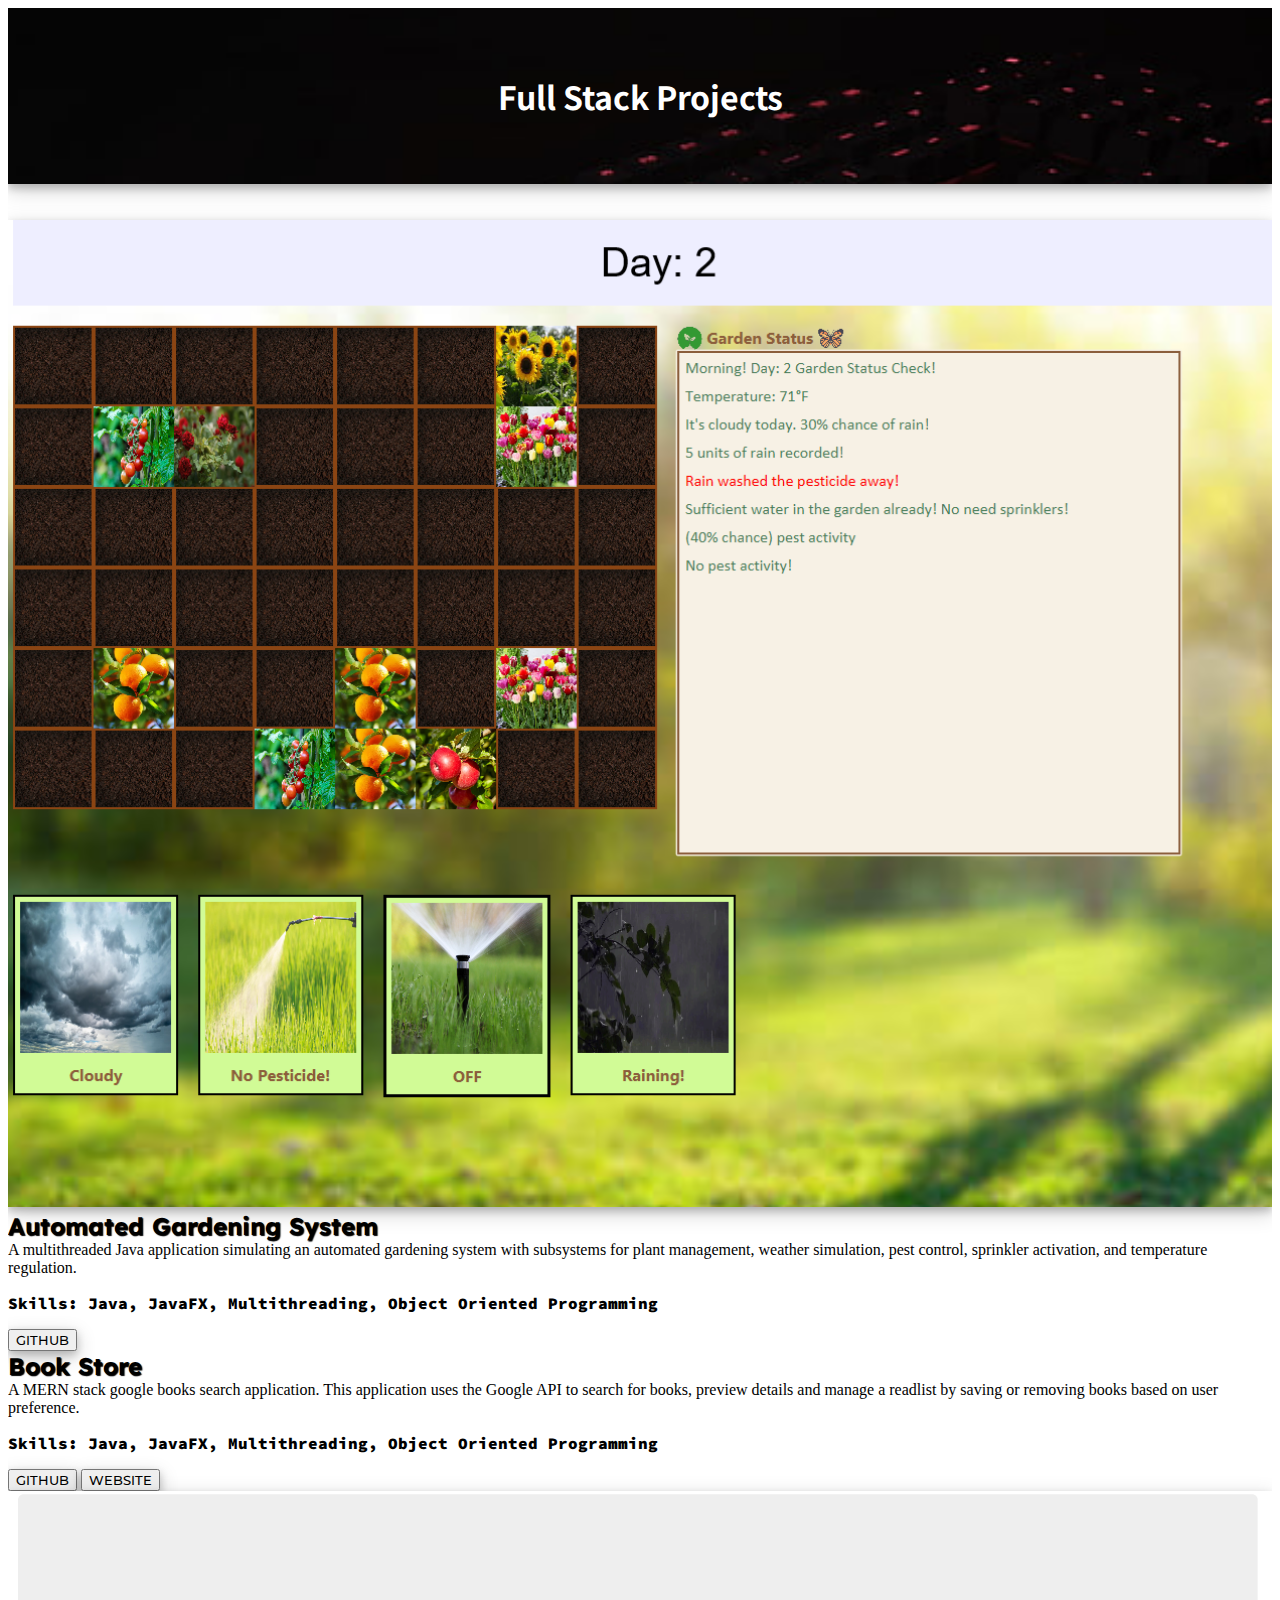
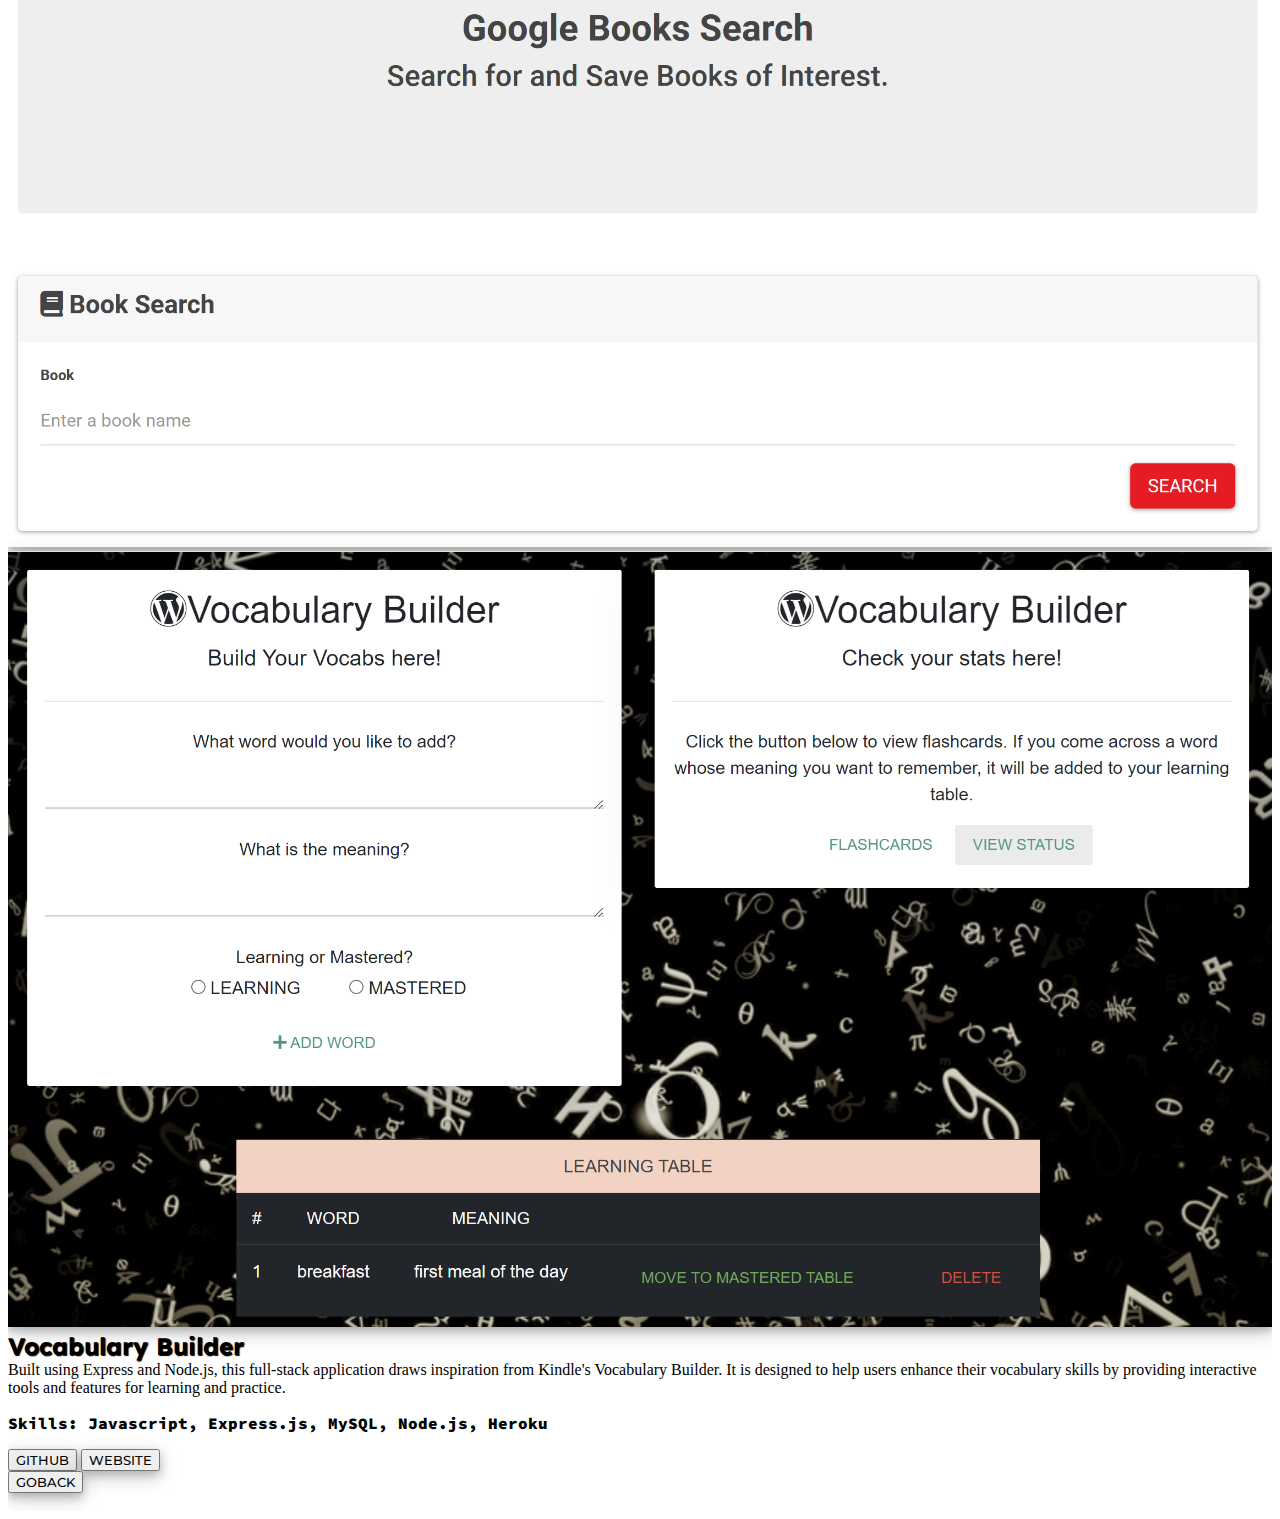
<file: fullstack.html>
<!DOCTYPE html>
<html lang="en">

<head>
    <!-- Required meta tags -->
    <meta charset="utf-8">
    <!-- <meta name="viewport" content="width=device-width, initial-scale=1"> -->
    <meta name="viewport" content="width=device-width, initial-scale=1, maximum-scale=1, user-scalable=0" />

    <!-- Bootstrap CSS -->
    <!-- <link href="https://cdn.jsdelivr.net/npm/bootstrap@5.0.0-beta1/dist/css/bootstrap.min.css" rel="stylesheet" integrity="sha384-giJF6kkoqNQ00vy+HMDP7azOuL0xtbfIcaT9wjKHr8RbDVddVHyTfAAsrekwKmP1" crossorigin="anonymous"> -->

    <!-- <link rel="stylesheet" href="https://stackpath.bootstrapcdn.com/bootstrap/4.4.1/css/bootstrap.min.css"
      integrity="sha384-Vkoo8x4CGsO3+Hhxv8T/Q5PaXtkKtu6ug5TOeNV6gBiFeWPGFN9MuhOf23Q9Ifjh" crossorigin="anonymous">
    <link rel="stylesheet" href="https://cdnjs.cloudflare.com/ajax/libs/font-awesome/4.7.0/css/font-awesome.min.css"> -->
    <!-- Font Awesome -->
    <link rel="stylesheet" href="https://use.fontawesome.com/releases/v5.7.0/css/all.css"
        integrity="sha384-lZN37f5QGtY3VHgisS14W3ExzMWZxybE1SJSEsQp9S+oqd12jhcu+A56Ebc1zFSJ" crossorigin="anonymous">
    <!-- Google Fonts -->
    <link href="https://fonts.googleapis.com/css?family=Quicksand&display=swap" rel="stylesheet">
    <link href="https://fonts.googleapis.com/css?family=Anton&display=swap" rel="stylesheet">
    <link href="https://fonts.googleapis.com/css?family=Anton|Lobster&display=swap" rel="stylesheet">
    <link href="https://fonts.googleapis.com/css?family=Anton|Lobster|Shadows+Into+Light&display=swap" rel="stylesheet">
    <link rel="preconnect" href="https://fonts.gstatic.com">
    <link href="https://fonts.googleapis.com/css2?family=Unica+One&display=swap" rel="stylesheet">
    <link rel="preconnect" href="https://fonts.gstatic.com">
    <link href="https://fonts.googleapis.com/css2?family=Merienda&display=swap" rel="stylesheet">
    <link rel="preconnect" href="https://fonts.googleapis.com">
    <link rel="preconnect" href="https://fonts.gstatic.com" crossorigin>
    <link
        href="https://fonts.googleapis.com/css2?family=Noto+Sans+JP:wght@100..900&family=Oswald:wght@200..700&display=swap"
        rel="stylesheet">

    <!-- Skills - Google Fonts -->
    <link rel="preconnect" href="https://fonts.googleapis.com">
    <link rel="preconnect" href="https://fonts.gstatic.com" crossorigin>
    <link href="https://fonts.googleapis.com/css2?family=Source+Code+Pro:ital,wght@0,200..900;1,200..900&display=swap"
        rel="stylesheet">
    <!-- Google Fonts for buttons -->
    <link rel="preconnect" href="https://fonts.googleapis.com">
    <link rel="preconnect" href="https://fonts.gstatic.com" crossorigin>
    <link
        href="https://fonts.googleapis.com/css2?family=Montserrat:ital,wght@0,100..900;1,100..900&family=Noto+Sans+JP:wght@100..900&family=Oswald:wght@200..700&display=swap"
        rel="stylesheet">
    <!-- Google Fonts for project headings -->
    <link rel="preconnect" href="https://fonts.googleapis.com">
    <link rel="preconnect" href="https://fonts.gstatic.com" crossorigin>
    <link
        href="https://fonts.googleapis.com/css2?family=Lexend:wght@100..900&family=Montserrat:ital,wght@0,100..900;1,100..900&family=Noto+Sans+JP:wght@100..900&family=Oswald:wght@200..700&display=swap"
        rel="stylesheet">
    <!-- Compiled and minified CSS -->
    <!-- <link rel="stylesheet" href="https://cdnjs.cloudflare.com/ajax/libs/materialize/1.0.0/css/materialize.min.css">
        Compiled and minified JavaScript 
        <script src="https://cdnjs.cloudflare.com/ajax/libs/materialize/1.0.0/js/materialize.min.js"></script> -->

    <!-- Animation CSS -->
    <link rel="stylesheet" href="https://cdnjs.cloudflare.com/ajax/libs/animate.css/3.7.2/animate.min.css">
    <link rel="stylesheet" href="https://cdnjs.cloudflare.com/ajax/libs/animate.css/4.1.1/animate.min.css" />
    <!-- Animation on scroll -->
    <link href="https://unpkg.com/aos@2.3.1/dist/aos.css" rel="stylesheet">
    <link href="https://cdn.jsdelivr.net/npm/bootstrap@5.0.0-beta1/dist/css/bootstrap.min.css" rel="stylesheet"
        integrity="sha384-giJF6kkoqNQ00vy+HMDP7azOuL0xtbfIcaT9wjKHr8RbDVddVHyTfAAsrekwKmP1" crossorigin="anonymous">
    <link rel="shortcut icon" href="assets/images/0.jpg" />
    <link rel="stylesheet" href="assets/css/portfolioStyle.css">
    <title>Mahisha Gunasekaran</title>
</head>

<body>
    <script src="https://code.jquery.com/jquery-3.4.1.slim.min.js"
        integrity="sha384-J6qa4849blE2+poT4WnyKhv5vZF5SrPo0iEjwBvKU7imGFAV0wwj1yYfoRSJoZ+n"
        crossorigin="anonymous"></script>
    <script src="https://cdn.jsdelivr.net/npm/popper.js@1.16.0/dist/umd/popper.min.js"
        integrity="sha384-Q6E9RHvbIyZFJoft+2mJbHaEWldlvI9IOYy5n3zV9zzTtmI3UksdQRVvoxMfooAo"
        crossorigin="anonymous"></script>
    <script src="https://stackpath.bootstrapcdn.com/bootstrap/4.4.1/js/bootstrap.min.js"
        integrity="sha384-wfSDF2E50Y2D1uUdj0O3uMBJnjuUD4Ih7YwaYd1iqfktj0Uod8GCExl3Og8ifwB6"
        crossorigin="anonymous"></script>
    <div id="home">
        <header>
            <nav class="navbar fixed-top navbar-expand-lg">
                <div class="container-fluid">
                    <button class="navbar-toggler ms-auto" type="button" data-bs-toggle="collapse"
                        data-bs-target="#navbarSupportedContent" aria-controls="navbarSupportedContent"
                        aria-expanded="false" aria-label="Toggle navigation">
                        <i class="fas fa-bars"></i>
                    </button>
                    <div class="collapse navbar-collapse" id="navbarSupportedContent">
                        <ul class="navbar-nav ms-auto mb-2 mb-lg-0 navfont">
                            <li class="nav-item">
                                <a class="nav-link active navbtn" aria-current="page" id="navHome" data-nav="home"
                                    href="#">HOME</a>
                            </li>
                            <li class="nav-item">
                                <a class="nav-link navbtn" aria-current="page" id="navAbout" data-nav="about"
                                    href="#about">ABOUT ME</a>
                            </li>
                            <!-- <li class="nav-item">
                                <a class="nav-link navbtn" aria-current="page" id="navProjects" data-nav="projects"
                                    href="#projects">PROJECTS</a>
                            </li> -->
                            <li class="nav-item">
                                <a class="nav-link navbtn" aria-current="page" id="navWork" data-nav="work"
                                    href="#workExperience">WORK
                                    EXPERIENCE</a>
                            </li>
                            <li class="nav-item">
                                <a class="nav-link navbtn" aria-current="page" id="navContact" data-nav="contact"
                                    href="#contact">CONTACT</a>
                            </li>
                        </ul>
                    </div>
                </div>
            </nav>
        </header>
        <div class="centered">Full Stack Projects</div>
        <!-- <div class="top-left"><button type="button" class="btn btn-dark projectbutton"
                onclick="window.open('./index.html')">HOME</button></div> -->
    </div>
    <br>
    <div class="container">
        <br>
        <!-- Java Project -->
        <div class="row">
            <div class="col-md-6">
                <img src="./assets/images/portfolio/garden.png" width="100%" height="75%">
            </div>
            <div class="col-md-6">
                <b class="projectheader">Automated Gardening System</b><br>
                A multithreaded Java application simulating an automated gardening system with subsystems for plant
                management, weather simulation, pest control, sprinkler activation, and temperature regulation.
                <p class="techskills">Skills: Java, JavaFX, Multithreading, Object Oriented Programming</p>
                <!-- <br><br> -->
                <button type="button" class="btn btn-dark projectbutton"
                    onclick="window.open('https://github.com/Mahi-Mani/GardeningSystem/tree/UIFix')">GITHUB</button>
                <!-- <button type="button" class="btn btn-dark projectbutton"
                    onclick="window.open('https://googlebooks-deploy.onrender.com/')">WEBSITE</button> -->
            </div>
        </div>
        <!-- Project 5 -->
        <div class="row">
            <div class="col-md-6">
                <b class="projectheader">Book Store</b><br>
                A MERN stack google books search application. This application uses the Google API to search for books,
                preview details and manage a readlist by saving or removing books based on user preference.
                <p class="techskills">Skills: Java, JavaFX, Multithreading, Object Oriented Programming</p>
                <!-- <br><br> -->
                <button type="button" class="btn btn-dark projectbutton"
                    onclick="window.open('https://github.com/Mahi-Mani/Google-Books-Search')">GITHUB</button>
                <button type="button" class="btn btn-dark projectbutton"
                    onclick="window.open('https://googlebooks-deploy.onrender.com/')">WEBSITE</button>
            </div>
            <div class="col-md-6">
                <img src="./assets/images/portfolio/google.png" width="100%" height="75%">
            </div>
        </div>
        <!-- <br> -->
        <!-- Project 6 -->
        <!-- <br> -->
        <!-- Project 7 -->
        <div class="row">
            <div class="col-md-6">
                <img src="./assets/images/portfolio/vocab.png" width="100%" height="75%">
            </div>
            <div class="col-md-6">
                <b class="projectheader">Vocabulary Builder</b><br>
                Built using Express and Node.js, this full-stack application draws inspiration from Kindle's Vocabulary
                Builder. It is designed to help users enhance their vocabulary skills by providing interactive tools and
                features for learning and practice.
                <p class="techskills">Skills: Javascript, Express.js, MySQL, Node.js, Heroku</p>
                <!-- <br><br> -->
                <button type="button" class="btn btn-dark projectbutton"
                    onclick="window.open('https://github.com/Mahi-Mani/Sequelize-VocabularyBuilder')">GITHUB</button>
                <button type="button" class="btn btn-dark projectbutton"
                    onclick="window.open('https://vocabularybuilder.onrender.com/')">WEBSITE</button>
            </div>
        </div>
        <!-- Project  -->
        <div class="row">
            <div class="col-md-5"></div>
            <div class="col-md-2">
                <button type="button" class="btn btn-dark projectbutton"
                    onclick="window.open('./index.html')">GOBACK</button>
            </div>
            <div class="col-md-5"></div>
        </div>
        <br>
    </div>
    <script src="assets/scripts/portfolioScript.js"></script>
</body>

</html>
</file>
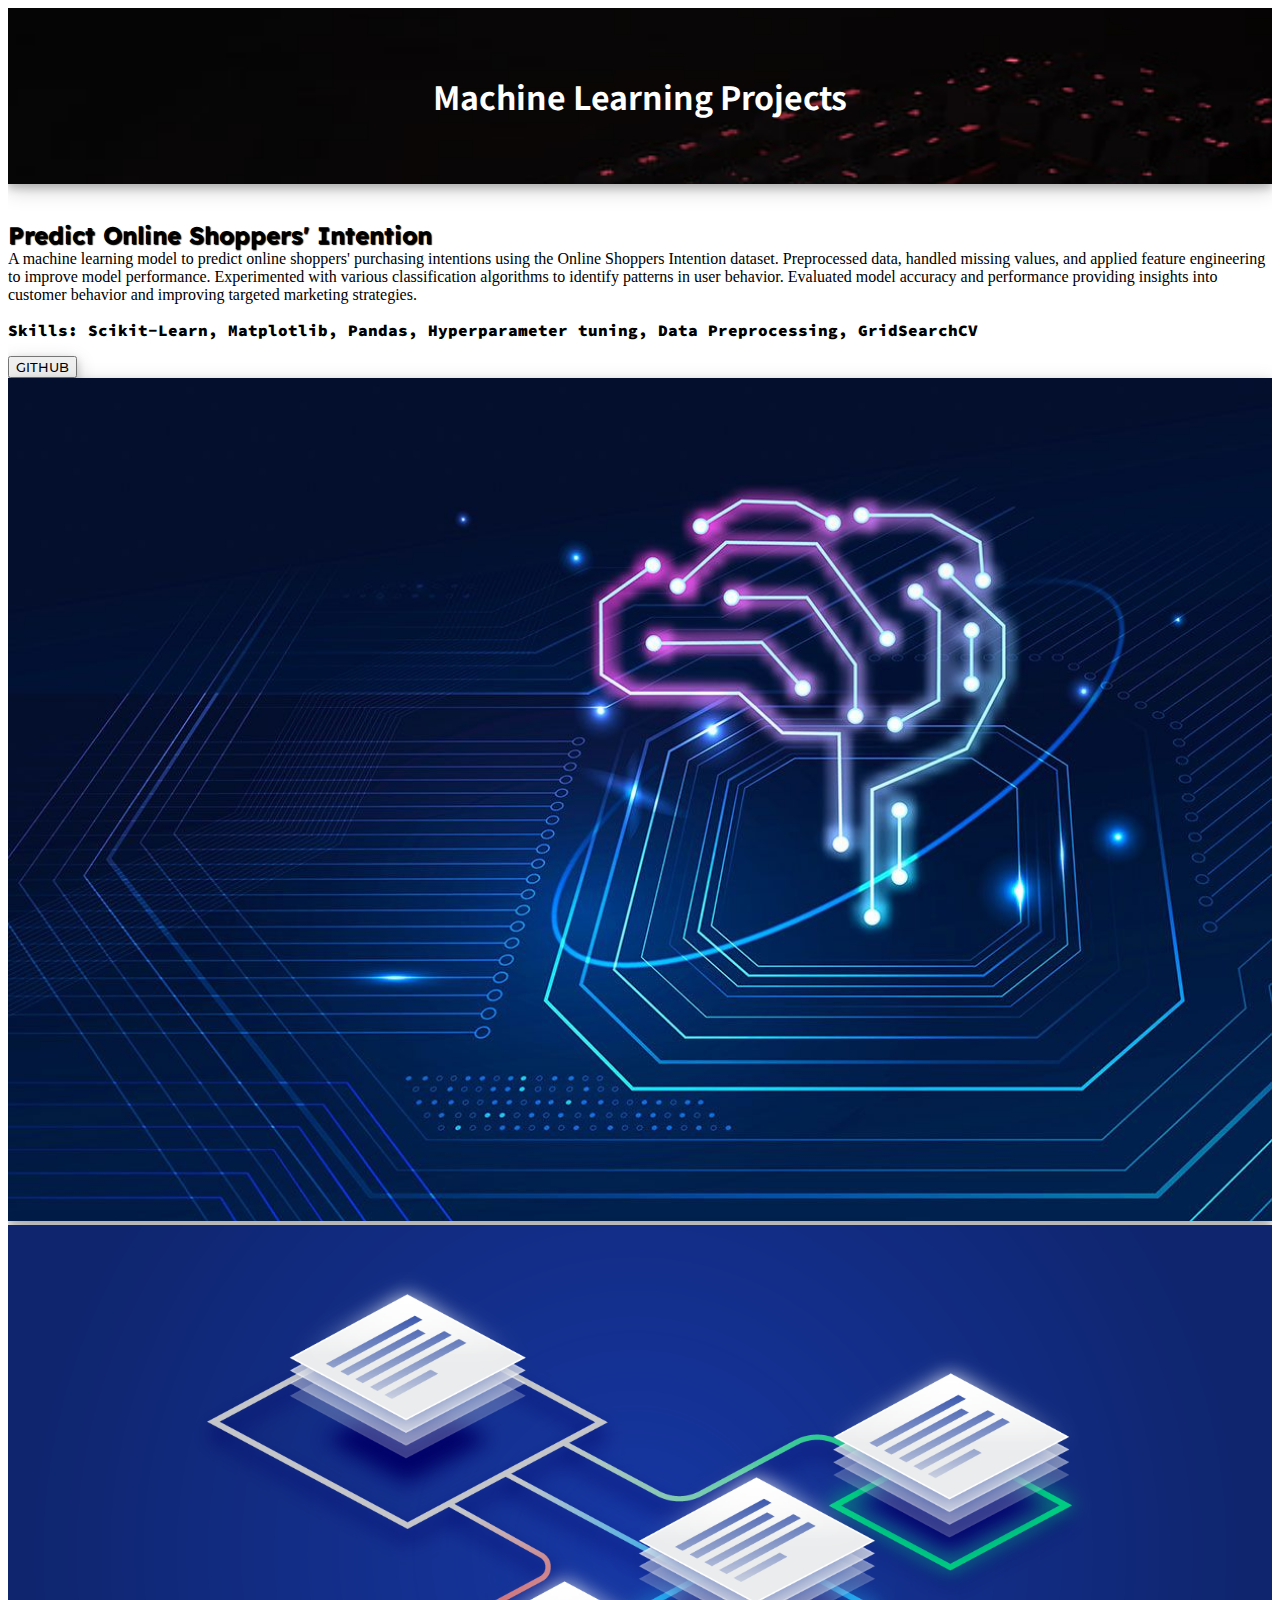
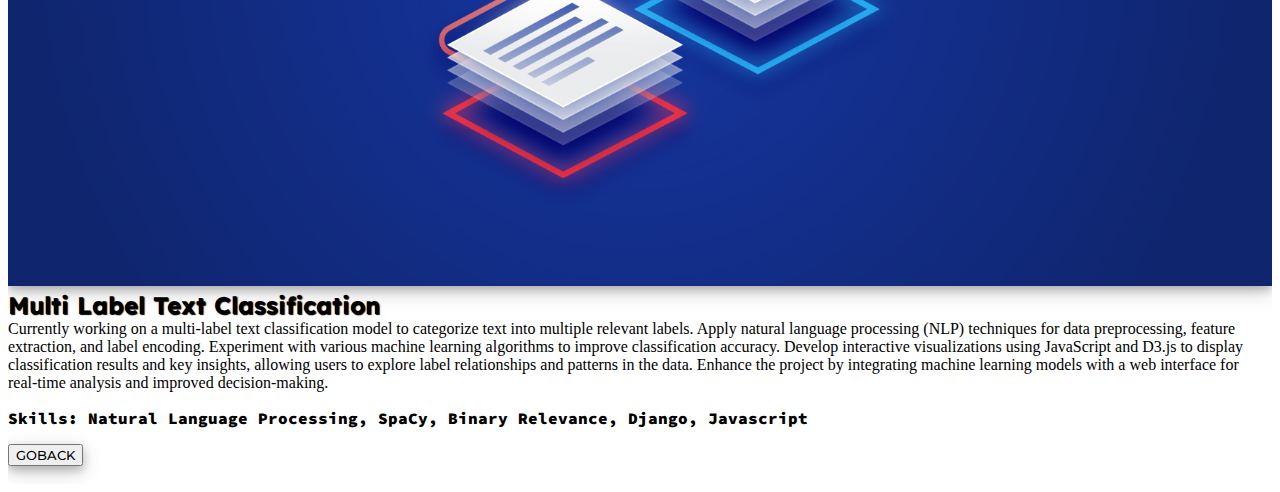
<file: ml.html>
<!DOCTYPE html>
<html lang="en">

<head>
    <!-- Required meta tags -->
    <meta charset="utf-8">
    <!-- <meta name="viewport" content="width=device-width, initial-scale=1"> -->
    <meta name="viewport" content="width=device-width, initial-scale=1, maximum-scale=1, user-scalable=0" />

    <!-- Bootstrap CSS -->
    <!-- <link href="https://cdn.jsdelivr.net/npm/bootstrap@5.0.0-beta1/dist/css/bootstrap.min.css" rel="stylesheet" integrity="sha384-giJF6kkoqNQ00vy+HMDP7azOuL0xtbfIcaT9wjKHr8RbDVddVHyTfAAsrekwKmP1" crossorigin="anonymous"> -->

    <!-- <link rel="stylesheet" href="https://stackpath.bootstrapcdn.com/bootstrap/4.4.1/css/bootstrap.min.css"
      integrity="sha384-Vkoo8x4CGsO3+Hhxv8T/Q5PaXtkKtu6ug5TOeNV6gBiFeWPGFN9MuhOf23Q9Ifjh" crossorigin="anonymous">
    <link rel="stylesheet" href="https://cdnjs.cloudflare.com/ajax/libs/font-awesome/4.7.0/css/font-awesome.min.css"> -->
    <!-- Font Awesome -->
    <link rel="stylesheet" href="https://use.fontawesome.com/releases/v5.7.0/css/all.css"
        integrity="sha384-lZN37f5QGtY3VHgisS14W3ExzMWZxybE1SJSEsQp9S+oqd12jhcu+A56Ebc1zFSJ" crossorigin="anonymous">
    <!-- Google Fonts -->
    <link href="https://fonts.googleapis.com/css?family=Quicksand&display=swap" rel="stylesheet">
    <link href="https://fonts.googleapis.com/css?family=Anton&display=swap" rel="stylesheet">
    <link href="https://fonts.googleapis.com/css?family=Anton|Lobster&display=swap" rel="stylesheet">
    <link href="https://fonts.googleapis.com/css?family=Anton|Lobster|Shadows+Into+Light&display=swap" rel="stylesheet">
    <link rel="preconnect" href="https://fonts.gstatic.com">
    <link href="https://fonts.googleapis.com/css2?family=Unica+One&display=swap" rel="stylesheet">
    <link rel="preconnect" href="https://fonts.gstatic.com">
    <link href="https://fonts.googleapis.com/css2?family=Merienda&display=swap" rel="stylesheet">
    <link rel="preconnect" href="https://fonts.googleapis.com">
    <link rel="preconnect" href="https://fonts.gstatic.com" crossorigin>
    <link
        href="https://fonts.googleapis.com/css2?family=Noto+Sans+JP:wght@100..900&family=Oswald:wght@200..700&display=swap"
        rel="stylesheet">

    <!-- Skills - Google Fonts -->
    <link rel="preconnect" href="https://fonts.googleapis.com">
    <link rel="preconnect" href="https://fonts.gstatic.com" crossorigin>
    <link href="https://fonts.googleapis.com/css2?family=Source+Code+Pro:ital,wght@0,200..900;1,200..900&display=swap"
        rel="stylesheet">
    <!-- Google Fonts for buttons -->
    <link rel="preconnect" href="https://fonts.googleapis.com">
    <link rel="preconnect" href="https://fonts.gstatic.com" crossorigin>
    <link
        href="https://fonts.googleapis.com/css2?family=Montserrat:ital,wght@0,100..900;1,100..900&family=Noto+Sans+JP:wght@100..900&family=Oswald:wght@200..700&display=swap"
        rel="stylesheet">
    <!-- Google Fonts for project headings -->
    <link rel="preconnect" href="https://fonts.googleapis.com">
    <link rel="preconnect" href="https://fonts.gstatic.com" crossorigin>
    <link
        href="https://fonts.googleapis.com/css2?family=Lexend:wght@100..900&family=Montserrat:ital,wght@0,100..900;1,100..900&family=Noto+Sans+JP:wght@100..900&family=Oswald:wght@200..700&display=swap"
        rel="stylesheet">
    <!-- Compiled and minified CSS -->
    <!-- <link rel="stylesheet" href="https://cdnjs.cloudflare.com/ajax/libs/materialize/1.0.0/css/materialize.min.css">
        Compiled and minified JavaScript 
        <script src="https://cdnjs.cloudflare.com/ajax/libs/materialize/1.0.0/js/materialize.min.js"></script> -->

    <!-- Animation CSS -->
    <link rel="stylesheet" href="https://cdnjs.cloudflare.com/ajax/libs/animate.css/3.7.2/animate.min.css">
    <link rel="stylesheet" href="https://cdnjs.cloudflare.com/ajax/libs/animate.css/4.1.1/animate.min.css" />
    <!-- Animation on scroll -->
    <link href="https://unpkg.com/aos@2.3.1/dist/aos.css" rel="stylesheet">
    <link href="https://cdn.jsdelivr.net/npm/bootstrap@5.0.0-beta1/dist/css/bootstrap.min.css" rel="stylesheet"
        integrity="sha384-giJF6kkoqNQ00vy+HMDP7azOuL0xtbfIcaT9wjKHr8RbDVddVHyTfAAsrekwKmP1" crossorigin="anonymous">
    <link rel="shortcut icon" href="assets/images/0.jpg" />
    <link rel="stylesheet" href="assets/css/portfolioStyle.css">
    <title>Mahisha Gunasekaran</title>
</head>

<body>
    <script src="https://code.jquery.com/jquery-3.4.1.slim.min.js"
        integrity="sha384-J6qa4849blE2+poT4WnyKhv5vZF5SrPo0iEjwBvKU7imGFAV0wwj1yYfoRSJoZ+n"
        crossorigin="anonymous"></script>
    <script src="https://cdn.jsdelivr.net/npm/popper.js@1.16.0/dist/umd/popper.min.js"
        integrity="sha384-Q6E9RHvbIyZFJoft+2mJbHaEWldlvI9IOYy5n3zV9zzTtmI3UksdQRVvoxMfooAo"
        crossorigin="anonymous"></script>
    <script src="https://stackpath.bootstrapcdn.com/bootstrap/4.4.1/js/bootstrap.min.js"
        integrity="sha384-wfSDF2E50Y2D1uUdj0O3uMBJnjuUD4Ih7YwaYd1iqfktj0Uod8GCExl3Og8ifwB6"
        crossorigin="anonymous"></script>
    <div id="home">
        <header>
            <nav class="navbar fixed-top navbar-expand-lg">
                <div class="container-fluid">
                    <button class="navbar-toggler ms-auto" type="button" data-bs-toggle="collapse"
                        data-bs-target="#navbarSupportedContent" aria-controls="navbarSupportedContent"
                        aria-expanded="false" aria-label="Toggle navigation">
                        <i class="fas fa-bars"></i>
                    </button>
                    <div class="collapse navbar-collapse" id="navbarSupportedContent">
                        <ul class="navbar-nav ms-auto mb-2 mb-lg-0 navfont">
                            <li class="nav-item">
                                <a class="nav-link active navbtn" aria-current="page" id="navHome" data-nav="home"
                                    href="#">HOME</a>
                            </li>
                            <li class="nav-item">
                                <a class="nav-link navbtn" aria-current="page" id="navAbout" data-nav="about"
                                    href="#about">ABOUT ME</a>
                            </li>
                            <!-- <li class="nav-item">
                                <a class="nav-link navbtn" aria-current="page" id="navProjects" data-nav="projects"
                                    href="#projects">PROJECTS</a>
                            </li> -->
                            <li class="nav-item">
                                <a class="nav-link navbtn" aria-current="page" id="navWork" data-nav="work"
                                    href="#workExperience">WORK
                                    EXPERIENCE</a>
                            </li>
                            <li class="nav-item">
                                <a class="nav-link navbtn" aria-current="page" id="navContact" data-nav="contact"
                                    href="#contact">CONTACT</a>
                            </li>
                        </ul>
                    </div>
                </div>
            </nav>
        </header>
        <div class="centered">Machine Learning Projects</div>
        <!-- <div class="top-left"><button type="button" class="btn btn-dark projectbutton"
                onclick="window.open('./index.html')">HOME</button></div> -->
    </div>
    <br>
    <div class="container">
        <br>
        <div class="row">
            <div class="col-md-6">
                <b class="projectheader">Predict Online Shoppers' Intention</b><br>
                A machine learning model to predict online shoppers' purchasing intentions using the Online
                Shoppers Intention dataset. Preprocessed data, handled missing values, and applied feature engineering
                to improve model performance. Experimented with various classification algorithms to identify patterns
                in user behavior. Evaluated model accuracy and performance
                providing insights into customer behavior and
                improving targeted marketing strategies.
                <p class="techskills">Skills: Scikit-Learn, Matplotlib, Pandas, Hyperparameter tuning, Data
                    Preprocessing, GridSearchCV</p>
                <!-- <br><br> -->
                <button type="button" class="btn btn-dark projectbutton"
                    onclick="window.open('https://github.com/Mahi-Mani/Online-shoppers-intention')">GITHUB</button>
                <!-- <button type="button" class="btn btn-dark projectbutton"
                    onclick="window.open('https://vocabularybuilder.onrender.com/')">WEBSITE</button> -->
            </div>
            <div class="col-md-6">
                <img src="./assets/images/data-mining-proj.jpg" width="100%" height="75%">
            </div>
        </div>
        <!-- Project 5 -->
        <div class="row">
            <div class="col-md-6">
                <img src="./assets/images/text-classify.png" width="100%" height="75%">
            </div>
            <div class="col-md-6">
                <b class="projectheader">Multi Label Text Classification</b><br>
                Currently working on a multi-label text classification model to categorize text into multiple relevant
                labels.
                Apply natural language processing (NLP) techniques for data preprocessing, feature extraction, and
                label encoding. Experiment with various machine learning algorithms to improve classification
                accuracy. Develop interactive visualizations using JavaScript and D3.js to display classification
                results and key insights, allowing users to explore label relationships and patterns in the data.
                Enhance the project by integrating machine learning models with a web interface for real-time analysis
                and improved decision-making.
                <p class="techskills">Skills: Natural Language Processing, SpaCy, Binary Relevance, Django, Javascript
                </p>
                <!-- <br><br> -->
                <!-- <button type="button" class="btn btn-dark projectbutton"
                    onclick="window.open('https://github.com/Mahi-Mani/Google-Books-Search')">GITHUB</button>
                <button type="button" class="btn btn-dark projectbutton"
                    onclick="window.open('https://googlebooks-deploy.onrender.com/')">WEBSITE</button> -->
            </div>
        </div>
        <!-- <br> -->
        <!-- Project 6 -->
        <!-- <br> -->
        <!-- Project 7 -->
        <!-- Project  -->
        <div class="row">
            <div class="col-md-5"></div>
            <div class="col-md-2">
                <button type="button" class="btn btn-dark projectbutton"
                    onclick="window.open('./index.html')">GOBACK</button>
            </div>
            <div class="col-md-5"></div>
        </div>
        <br>
    </div>
    <script src="assets/scripts/portfolioScript.js"></script>
</body>

</html>
</file>
<file: assets/css/style.css>
* {
  box-sizing: border-box;
}

html,
body {
  max-width: 100%;
  overflow-x: hidden;
  /* background-color: brown; */
}

/* #home, */
#projects,
#workExperience

/* #contact  */
  {
  background-color: teal;
  /* background-image: linear-gradient(to right bottom, #CC7722 15%, teal 50%); */
  background-image: linear-gradient(to right bottom, #CC7722 50%, teal 50%);
  /* background-image: url("../images/blue-background.jpg"); */
  padding-top: 50px;
  width: 100%;
  height: 100%;
  padding-bottom: 10%;
  /* parallax scrolling effect */
  background-attachment: fixed;
  background-position: center;
  background-repeat: no-repeat;
  background-size: cover;
}

#home {
  background-color: teal;
  background-image: linear-gradient(to right bottom, teal 50%, #CC7722 50%);
  padding-top: 50px;
  width: 100%;
  height: 100%;
  padding-bottom: 10%;
  /* parallax scrolling effect */
  background-attachment: fixed;
  background-position: center;
  background-repeat: no-repeat;
  background-size: cover;
}

#contact {
  /* background-color: #CC7722; */
  background-color: teal;
  background-attachment: fixed;
  background-position: center;
  background-repeat: no-repeat;
  background-size: cover;
}

#workExperience {
  color: white;
}

/* #home {
  width: 100%;
} */
.navfont {
  font-family: 'Unica One', cursive;
  font-size: 3ch;
}

/* .navbar-toggler {
  border-color: red;
  background-color: black;
}  */
.fa-bars {
  color: red;
}

.portfolio,
.contact {
  color: white;
  text-align: center;
  font-family: "Dancing Script", cursive;
  font-optical-sizing: auto;
  font-weight: 700;
  font-style: normal;
  /* font-size: xx-large; */
}

/* .summary {
  box-shadow: 10px 10px 10px #FAF9F6;
} */
.hand {
color: teal;
}

.work {
  /* color: #21618c; */
  color: white;
  text-align: center;
  font-family: "Montserrat", sans-serif;
  font-optical-sizing: auto;
  font-weight: 700;
  font-size: xx-large;
  font-style: normal; 
}

#link {
  color: white;
  /* color: teal; */
  text-align: center;
  font-family: "Montserrat", sans-serif;
  font-optical-sizing: auto;
  font-weight: 700;
  font-size: large;
  font-style: italic; 
}

.links{
  font-family: "Edu AU VIC WA NT Hand", cursive;
  font-optical-sizing: auto;
  font-weight: 500;
  font-style: normal;
}

.wrapper {
  /* position: relative; */
  /* width: 50%; */
}

.wrapper:hover .image {
  opacity: 0.3;
}

.image {
  position: relative;
  /* display: block; */
  /* width: 100%;
  height: auto; */
}

.overlay {
  position: absolute;
  top: 0;
  bottom: 0;
  left: 0;
  right: 0;
  height: 100%;
  width: 100%;
  opacity: 0;
  transition: .5s ease;
  /* background-color: #008CBA; */
}

.wrapper:hover .overlay {
  opacity: 1;
}

.textOverlay {
  color: white !important;
  font-size: 20px;
  position: absolute;
  margin-top: 50%;
  left: 50%;
  -webkit-transform: translate(-50%, -50%);
  -ms-transform: translate(-50%, -50%);
  transform: translate(-50%, -50%);
  text-align: center;
}

.container-image{
  position: relative;
  text-align: center;
  color: #E4A11B;
}

.project-summary{
  font-family: "Playfair Display", serif;
  font-optical-sizing: auto;
  font-weight: 500;
  font-size: larger;
  font-style: normal;
}

.project-general-heading {
  text-align: center;
}

.loadall {
  /* align-items: center; */
  display: block;
  margin: auto;
}

.centered {
  position: absolute;
  top: 50%;
  left: 50%;
  transform: translate(-50%, -50%);
  font-size: xx-large;
  font-family: "Work Sans", sans-serif;
  font-optical-sizing: auto;
  font-weight: 700;
  font-style: normal;
  box-shadow: 1px 1px 1px #E4A11B;
}

@media only screen and (max-width: 930px) {
  .centered {
    position: absolute;
    top: 50%;
    left: 50%;
    transform: translate(-50%, -50%);
    font-size: small;
    font-family: "Work Sans", sans-serif;
    font-optical-sizing: auto;
    font-weight: 700;
    font-style: normal;
    box-shadow: 1px 1px 1px #E4A11B;
  }
}

.button-text{
  font-family: "Teko", sans-serif;
  font-optical-sizing: auto;
  font-weight: 700;
  font-size: larger;
  font-style: normal;
}

/* .textOverlay1 {
  color: white !important;
  font-size: 20px;
  position: absolute;
  bottom: 2%;
  right: 25%;
  -webkit-transform: translate(-50%, -50%);
  -ms-transform: translate(-50%, -50%);
  transform: translate(-50%, -50%);
  text-align: center;
} */
/* .textOverlay2 {
  color: white !important;
  font-size: 20px;
  position: absolute;
  bottom: 50%;
  right: 50%;
  -webkit-transform: translate(-50%, -50%);
  -ms-transform: translate(-50%, -50%);
  transform: translate(-50%, -50%);
  text-align: center;
} */
/* Are the changes reflected? */
.nav-link,
.headerContent,
#about,
.scroll>a {
  color: white !important;
}

.active {
  color: red !important;
}

.card-text {
  color: #21618c;
}

.headerContent {
  font-family: 'Merienda', cursive;
  font-size: 44px;
  text-align: center;
  margin-top: 20%;
}

.scroll {
  margin-top: 125px;
  /* margin-bottom: 0; */
  text-align: center;
}

/* header{
  position:fixed;
} */
.slideImage {
  cursor: pointer;
  width: 50%;
  margin: auto;
}

#headerCard {
  background-color: black;
  align-items: center;
  margin-top: 30px;
}

#profile {
  border-radius: 50%;
  float: center;
  display: block;
  margin-top: -20px;
  margin-bottom: 15px;
  margin-left: auto;
  margin-right: auto;
  box-shadow: 10px 10px 5px grey;
}

.projectImage {
    box-shadow: 10px 10px 5px grey;
    filter: blur(2px);
  /* -webkit-filter: blur(2px); */
}

.project-general-heading{
  font-family: "Rhodium Libre", serif;
  font-weight: 700;
  font-size: xx-large;
  font-style: normal;
  color: #E4A11B;
}

.hlsmall {
  border-top: 2px solid #21618c;
}

.hl {
  border-top: 2px solid #21618c;
}

.vl {
  border-left: 2px solid #21618c;
  height: 100px;
  position: absolute;
  left: 50%;
}

.bulletVl {
  border-left: 2px solid teal;
  /* border-left: 2px solid white; */
  margin-left: 6%;
  height: 100%;
}

.fa-dot-circle {
  color: #FFFFF0;
}

#contact-me {
  float: right;
  margin-left: 250px;
}

#contactContent {
  margin: 13%;
}

.text {
  font-family: 'Quicksand', sans-serif;
  color: #21618c;
}

#name {
  margin-top: 0px;
}

.title {
  /* font-family: 'Anton', sans-serif;
  color:#C70039; */
  margin-bottom: 0px;
}

.heading {
  font-family: 'Anton', sans-serif;
  font-family: 'Lobster', cursive;
  color: #21618c;
}

.btnTxt {
  font-family: 'Anton', sans-serif;
  font-family: 'Lobster', cursive;
  font-family: 'Shadows Into Light', cursive;
  margin-bottom: 100px;
}

.icon {
  color: #21618c;
}

.role {
  font-family: "Noto Sans KR", sans-serif;
  font-optical-sizing: auto;
  font-weight: 500;
  font-size: xx-large;
  font-style: normal;
}

.experience {
  font-family: "Poppins", sans-serif;
  font-weight: 600;
  font-size: larger;
  font-style: italic;
}

.desc {
  font-family: "Poppins", sans-serif;
  font-weight: 300;
  font-size: large;
  font-style: normal;
}

#card-profile {
  border-radius: 50%;
  float: center;
  display: block;
  margin-top: 50px;
  margin-left: auto;
  margin-right: auto;
  box-shadow: 10px 10px 5px grey;
}

#bg {
  position: relative;
  height: 150px;
  box-shadow: 10px 10px 5px grey;
  -webkit-background-size: cover;
  -moz-background-size: cover;
  -o-background-size: cover;
  background-size: cover;
}

.card {
  margin: 0 auto;
  /* Added */
  float: none;
  /* Added */
  margin-bottom: 10px;
  /* Added */
}

.hvr-grow {
  display: inline-block;
  vertical-align: middle;
  -webkit-transform: perspective(1px) translateZ(0);
  transform: perspective(1px) translateZ(0);
  box-shadow: 0 0 1px rgba(0, 0, 0, 0);
  -webkit-transition-duration: 0.3s;
  transition-duration: 0.3s;
  -webkit-transition-property: transform;
  transition-property: transform;
}

.hvr-grow:hover,
.hvr-grow:focus,
.hvr-grow:active {
  -webkit-transform: scale(1.1);
  transform: scale(1.1);
}

.hvr-shutter-in-horizontal {
  display: inline-block;
  vertical-align: middle;
  -webkit-transform: perspective(1px) translateZ(0);
  transform: perspective(1px) translateZ(0);
  box-shadow: 5px 5px 5px rgba(1, 1, 1, 1);
  position: relative;
  background: #2098D1;
  -webkit-transition-property: color;
  transition-property: color;
  -webkit-transition-duration: 0.3s;
  transition-duration: 0.3s;
}

.hvr-shutter-in-horizontal:before {
  content: "";
  position: absolute;
  z-index: -1;
  top: 0;
  bottom: 0;
  left: 0;
  right: 0;
  box-shadow: 5px 5px 5px rgba(0, 0, 0, 0);
  /* background: #e1e1e1; */
  background: #21618c;
  -webkit-transform: scaleX(1);
  transform: scaleX(1);
  -webkit-transform-origin: 50%;
  transform-origin: 50%;
  -webkit-transition-property: transform;
  transition-property: transform;
  -webkit-transition-duration: 0.3s;
  transition-duration: 0.3s;
  -webkit-transition-timing-function: ease-out;
  transition-timing-function: ease-out;
}

.hvr-shutter-in-horizontal:hover,
.hvr-shutter-in-horizontal:focus,
.hvr-shutter-in-horizontal:active {
  color: white;
}

.hvr-shutter-in-horizontal:hover:before,
.hvr-shutter-in-horizontal:focus:before,
.hvr-shutter-in-horizontal:active:before {
  -webkit-transform: scaleX(0);
  transform: scaleX(0);
}

.hvr-glow {
  display: inline-block;
  vertical-align: middle;
  -webkit-transform: perspective(1px) translateZ(0);
  transform: perspective(1px) translateZ(0);
  box-shadow: 0 0 1px rgba(0, 0, 0, 0);
  -webkit-transition-duration: 0.3s;
  transition-duration: 0.3s;
  -webkit-transition-property: box-shadow;
  transition-property: box-shadow;
}

.hvr-glow:hover,
.hvr-glow:focus,
.hvr-glow:active {
  box-shadow: 0 0 8px rgba(0, 0, 0, 0.6);
}

/* Media queries */
@media only screen and (min-width: 320px) {

  html,
  body {
    max-width: 100%;
    overflow-x: hidden;
  }

  /* #projects,
  #workExperience {
    background-image: none;
    background-color: yellow;
    } */
  .image {
    width: 100%;
    object-fit: contain;
  }

  .modal {
    margin: 0 auto;
  }

  /* .modal-dialog {
      max-width: 30%;
      max-height: 40%;
    } */
  .textOverlay {
    color: white !important;
    font-size: 12px;
    position: absolute;
    margin-top: 50%;
    left: 50%;
    -webkit-transform: translate(-50%, -50%);
    -ms-transform: translate(-50%, -50%);
    transform: translate(-50%, -50%);
    text-align: center;
  }

  /* .textOverlay1 {
      color: white !important;
      font-size: 15px;
      position: absolute;
      margin-bottom: 50%;
      left: 50%;
      margin: 0 auto;
      -webkit-transform: translate(-50%, -50%);
      -ms-transform: translate(-50%, -50%);
      transform: translate(-50%, -50%);
      text-align: center;
    } */
  /* .textOverlay2 {
      color: white !important;
      font-size: 15px;
      position: absolute;
      bottom: 50%;
      right: 50%;
      -webkit-transform: translate(-50%, -50%);
      -ms-transform: translate(-50%, -50%);
      transform: translate(-50%, -50%);
      text-align: center;
    } */
}

@media only screen and (min-width: 414px) {

  html,
  body {
    max-width: 100%;
    overflow-x: hidden;
  }

  /* #projects,
  #workExperience {
    background-image: none;
    background-color: blue;
    } */
  .image {
    width: 100%;
    object-fit: contain;
  }

  #contactContent {
    text-align: center;
  }

  .modal {
    margin: 0 auto;
  }

  /* .modal-dialog {
      max-width: 30%;
      max-height: 40%;
    } */
  .textOverlay {
    color: white !important;
    font-size: 12px;
    position: absolute;
    margin-top: 50%;
    left: 50%;
    -webkit-transform: translate(-50%, -50%);
    -ms-transform: translate(-50%, -50%);
    transform: translate(-50%, -50%);
    text-align: center;
  }

  .learnMore {
    font-size: 12px;
  }

  /* .textOverlay1 {
      color: white !important;
      font-size: 15px;
      position: absolute;
      margin-bottom: 50%;
      left: 50%;
      width: fit-content;
      -webkit-transform: translate(-50%, -50%);
      -ms-transform: translate(-50%, -50%);
      transform: translate(-50%, -50%);
      text-align: center;
    } */
  /* .textOverlay2 {
      color: white !important;
      font-size: 15px;
      position: absolute;
      bottom: 50%;
      right: 50%;
      -webkit-transform: translate(-50%, -50%);
      -ms-transform: translate(-50%, -50%);
      transform: translate(-50%, -50%);
      text-align: center;
    } */
}

@media only screen and (min-width: 576px) {

  html,
  body {
    max-width: 100%;
    overflow-x: hidden;
  }

  /* #projects,
  #workExperience {
    background-image: none;
    background-color: violet;
    } */
  .image {
    width: 100%;
    object-fit: contain;
  }

  #contactContent {
    text-align: center;
  }

  .modal {
    margin: 0 auto;
  }

  /* .modal-dialog {
      max-width: 30%;
      max-height: 40%;
    } */
  .textOverlay {
    color: white !important;
    font-size: 12px;
    position: absolute;
    margin-top: 50%;
    left: 50%;
    -webkit-transform: translate(-50%, -50%);
    -ms-transform: translate(-50%, -50%);
    transform: translate(-50%, -50%);
    text-align: center;
  }

  .learnMore {
    font-size: 12px;
  }

  /* .textOverlay1 {
      color: white !important;
      font-size: 15px;
      position: absolute;
      width: fit-content;
      margin-bottom: 50%;
      left: 50%;
      -webkit-transform: translate(-50%, -50%);
      -ms-transform: translate(-50%, -50%);
      transform: translate(-50%, -50%);
      text-align: center;
    } */
  /* .textOverlay2 {
      color: white !important;
      font-size: 15px;
      position: absolute;
      bottom: 50%;
      right: 50%;
      -webkit-transform: translate(-50%, -50%);
      -ms-transform: translate(-50%, -50%);
      transform: translate(-50%, -50%);
      text-align: center;
    } */
}

@media only screen and (min-width: 768px) {

  html,
  body {
    max-width: 100%;
    overflow-x: hidden;
  }

  .modal {
    margin: 0 auto;
  }

  /* .modal-dialog {
    max-width: 30%;
    max-height: 40%;
  } */
  .textOverlay {
    color: white !important;
    font-size: 15px;
    position: absolute;
    margin-top: 50%;
    left: 50%;
    -webkit-transform: translate(-50%, -50%);
    -ms-transform: translate(-50%, -50%);
    transform: translate(-50%, -50%);
    text-align: center;
  }

  .learnMore {
    font-size: 15px;
  }

  /* .textOverlay1 {
    color: white !important;
    font-size: 15px;
    width: fit-content;
    position: absolute;
    margin-bottom: 50%;
    left: 50%;
    -webkit-transform: translate(-50%, -50%);
    -ms-transform: translate(-50%, -50%);
    transform: translate(-50%, -50%);
    text-align: center;
  } */
  /* .textOverlay2 {
    color: white !important;
    font-size: 15px;
    position: absolute;
    bottom: 50%;
    right: 50%;
    -webkit-transform: translate(-50%, -50%);
    -ms-transform: translate(-50%, -50%);
    transform: translate(-50%, -50%);
    text-align: center;
  } */
  .image {
    width: 100%;
    object-fit: contain;
  }

  /* #projects,
  #workExperience {
  background-image: none;
  background-color: green;
  } */
}

@media only screen and (min-width: 992px) {

  html,
  body {
    max-width: 100%;
    overflow-x: hidden;
  }

  /* #projects,
  #workExperience {
    background-image: none;
    background-color: black;
    } */
  .image {
    width: 100%;
    object-fit: contain;
  }

  .modal {
    margin: 0 auto;
  }

  /* .modal-dialog {
      max-width: 30%;
      max-height: 40%;
    } */
  /* .textOverlay1 {
      color: white !important;
      font-size: 20px;
      position: absolute;
      margin-top: 50%;
      left: 50%;
      -webkit-transform: translate(-50%, -50%);
      -ms-transform: translate(-50%, -50%);
      transform: translate(-50%, -50%);
      text-align: center;
    } */
  .textOverlay {
    color: white !important;
    font-size: 20px;
    position: absolute;
    margin-top: 50%;
    left: 50%;
    -webkit-transform: translate(-50%, -50%);
    -ms-transform: translate(-50%, -50%);
    transform: translate(-50%, -50%);
    text-align: center;
  }

  .learnMore {
    font-size: 20px;
  }

  /* .textOverlay2 {
      color: white !important;
      font-size: 20px;
      position: absolute;
      bottom: 50%;
      right: 50%;
      -webkit-transform: translate(-50%, -50%);
      -ms-transform: translate(-50%, -50%);
      transform: translate(-50%, -50%);
      text-align: center;
    } */
}

@media only screen and (min-width: 1200px) {

  html,
  body {
    max-width: 100%;
    overflow-x: hidden;
  }

  /* .image {
    width: 643px;
  } */
  .image {
    width: 100%;
    object-fit: contain;
  }

  /* #projects,
  #workExperience {
    background-image: none;
    background-color: red;
    } */
  .modal {
    margin: 0 auto;
  }

  /* .modal-dialog {
      max-width: 30%;
      max-height: 40%;
    } */
  .textOverlay {
    color: white !important;
    font-size: 20px;
    position: absolute;
    margin-top: 50%;
    left: 50%;
    -webkit-transform: translate(-50%, -50%);
    -ms-transform: translate(-50%, -50%);
    transform: translate(-50%, -50%);
    text-align: center;
  }

  .learnMore {
    font-size: 20px;
  }

  /* .textOverlay1 {
      color: white !important;
      font-size: 20px;
      position: absolute;
      margin-bottom: 50%;
      left: 50%;
      -webkit-transform: translate(-50%, -50%);
      -ms-transform: translate(-50%, -50%);
      transform: translate(-50%, -50%);
      text-align: center;
    } */
  /* .textOverlay2 {
      color: white !important;
      font-size: 20px;
      position: absolute;
      bottom: 50%;
      right: 50%;
      -webkit-transform: translate(-50%, -50%);
      -ms-transform: translate(-50%, -50%);
      transform: translate(-50%, -50%);
      text-align: center;
    } */
}
</file>
<file: assets/css/portfolioStyle.css>
/* .container {
    position: relative;
    text-align: center;
    color: white;
} */

* {
    box-sizing: border-box;
}

html,
body {
    max-width: 100%;
    overflow-x: hidden;
    /* background-color: brown; */
}

.techskills {
    font-family: "Source Code Pro", serif;
    font-optical-sizing: auto;
    font-weight: 900;
    font-style: normal;
  }

/* Add media queries */

.centered {
    position: absolute;
    top: 50%;
    left: 50%;
    transform: translate(-50%, -50%);
    color: white;
    font-size: xx-large;
    font-family: "Noto Sans JP", sans-serif;
    font-optical-sizing: auto;
    font-weight: 700;
    font-style: normal;
}

.top-left{
    position: absolute;
    top: 8px;
    left: 16px;
}

#home,
#contact {
    /* background-color: teal; */
    background-image: url("../images/downloads/portfolio-bg-1.jpg");
    padding-top: 50px;
    width: 100%;
    height: 100%;
    padding-bottom: 10%;
    /* parallax scrolling effect */
    background-attachment: fixed;
    background-position: center;
    background-repeat: no-repeat;
    background-size: cover;
    position: relative;
    /* Box shadow */
    box-shadow: 0 4px 8px 0 rgba(0, 0, 0, 0.2), 0 6px 20px 0 rgba(0, 0, 0, 0.19);
}

img,
button {
    box-shadow: 0 4px 8px 0 rgba(0, 0, 0, 0.2), 0 6px 20px 0 rgba(0, 0, 0, 0.19);
}

.navfont {
    font-family: 'Unica One', cursive;
    font-size: 3ch;
}

.nav-link {
    color: white !important;
}

.projectbutton {
    font-family: "Montserrat", sans-serif;
    font-optical-sizing: auto;
    font-weight: 500;
    font-style: normal;
}

.projectheader {
    font-family: "Lexend", sans-serif;
    font-optical-sizing: auto;
    font-size: x-large;
    font-weight: 700;
    font-style: normal;
    text-shadow: 1px 1px 1px #000000;
}

.navbar {
    display: none;
}

/* Add shadows */

/* Try taking header out by making a link to new page */

/* Add media queries */
</file>
